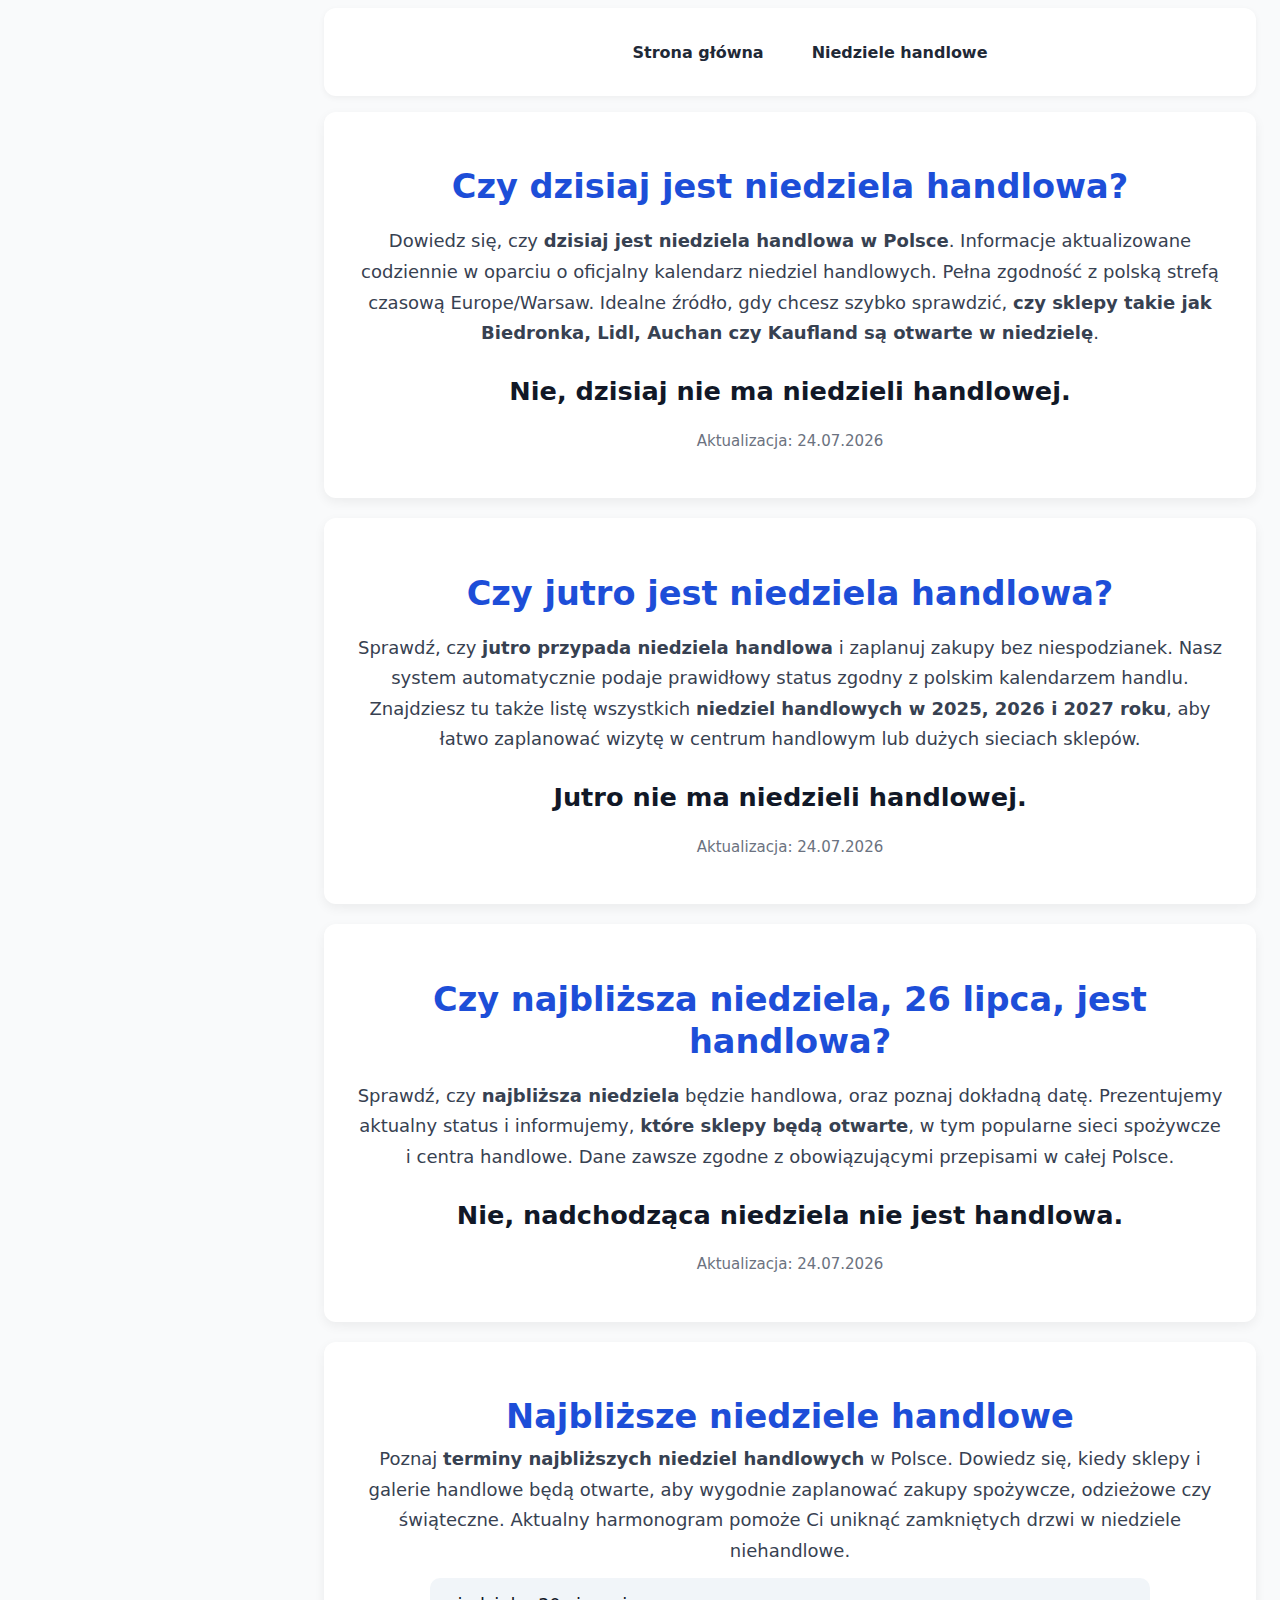
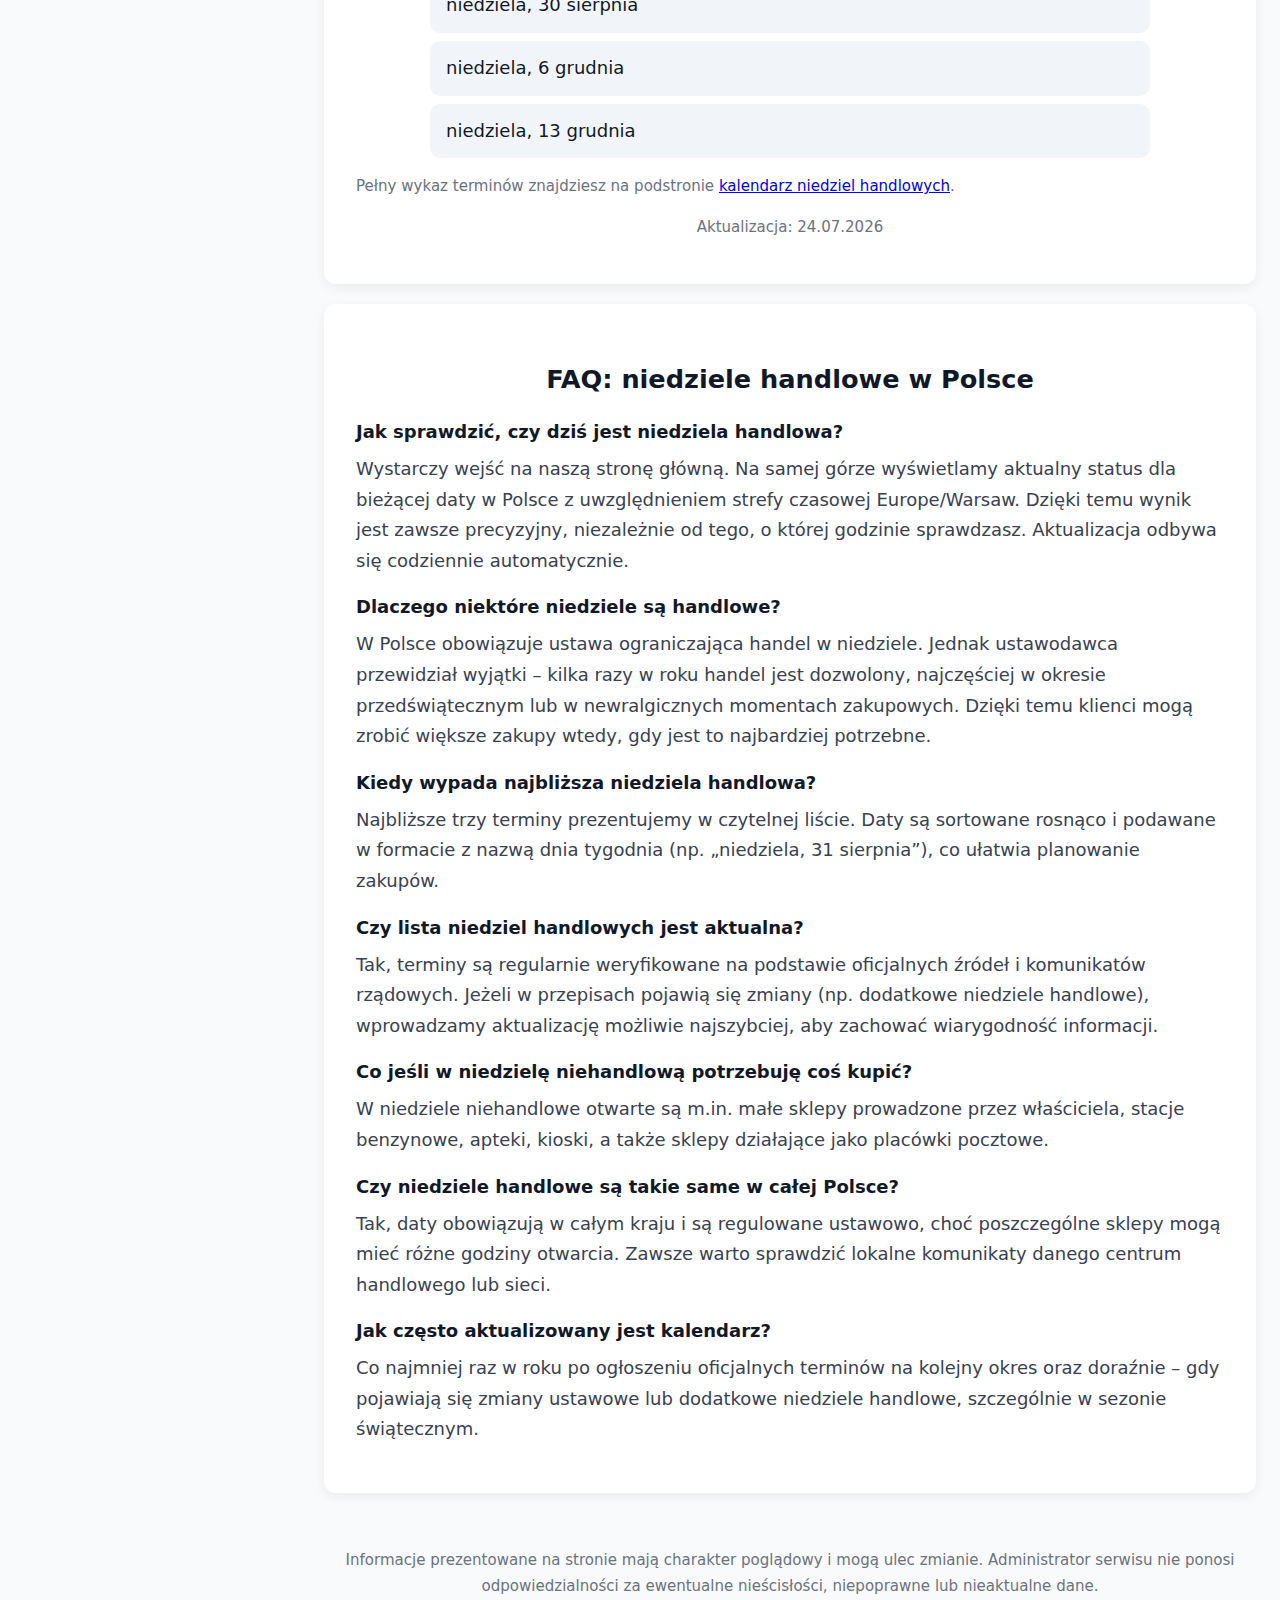
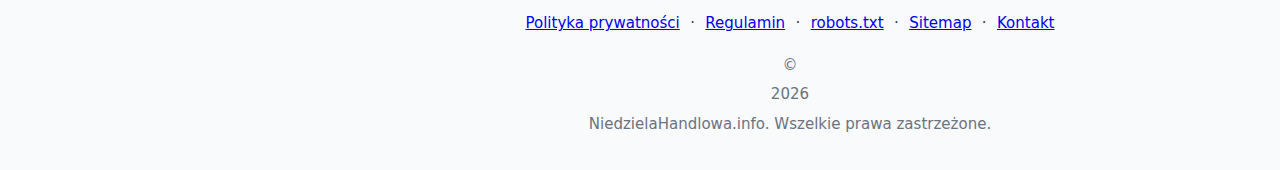
<file: index.html>
<!DOCTYPE html>
<html lang="pl-PL">
<head>
  <meta charset="UTF-8" />
  <meta name="viewport" content="width=device-width, initial-scale=1, viewport-fit=cover" />
  <meta name="theme-color" content="#ffffff">

  <title>Czy dziś jest niedziela handlowa? – NiedzielaHandlowa.info</title>
  <meta name="description" content="Czy dziś jest niedziela handlowa? Sprawdź status na dziś, jutro i najbliższą niedzielę handlową w Polsce. Natychmiastowa odpowiedź oraz lista nadchodzących terminów w jednym miejscu." />
  <meta name="keywords" content="niedziela handlowa, jest niedziela handlowa, czy niedziela jest handlowa, handlowa niedziela, kiedy handlowa niedziela, dzisiaj niedziela handlowa, czy jest dzisiaj niedziela handlowa, dzisiaj jest niedziela handlowa, czy jest dzisiaj niedziela handlowa, kiedy jest handlowa niedziela, jutro niedziela handlowa, kiedy niedziela handlowa, czy jutro niedziela handlowa, jutro jest niedziela handlowa, czy jutro jest niedziela handlowa, biedronka niedziela handlowa" />
  <meta name="author" content="NiedzielaHandlowa.info" />
  <meta name="robots" content="index,follow,max-snippet:-1,max-image-preview:large,max-video-preview:-1" />
  <meta name="google-adsense-account" content="ca-pub-4085660688523771" />

  <link rel="canonical" href="https://niedzielahandlowa.info/" />
  <link rel="alternate" hreflang="pl-PL" href="https://www.niedzielahandlowa.info/" />
  <link rel="alternate" hreflang="pl" href="https://www.niedzielahandlowa.info/" />
  <link rel="alternate" hreflang="x-default" href="https://www.niedzielahandlowa.info/" />
  <link rel="sitemap" type="application/xml" href="https://www.niedzielahandlowa.info/sitemap.xml" />

  <!-- Ikony / PWA -->
  <link rel="icon" href="/favicon.ico" sizes="any">
  <link rel="icon" href="/icon.svg" type="image/svg+xml">
  <link rel="apple-touch-icon" href="/apple-touch-icon.png">
  <link rel="manifest" href="/site.webmanifest">

  <!-- Performance hints -->
  <link rel="preconnect" href="https://pagead2.googlesyndication.com" crossorigin>
  <link rel="preconnect" href="https://googleads.g.doubleclick.net" crossorigin>

  <!-- OG -->
  <meta property="og:type" content="website" />
  <meta property="og:site_name" content="NiedzielaHandlowa.info" />
  <meta property="og:url" content="https://www.niedzielahandlowa.info/" />
  <meta property="og:title" content="Czy dziś jest niedziela handlowa?" />
  <meta property="og:description" content="Sprawdź, czy dziś, jutro i najbliższa niedziela są handlowe. Szybka odpowiedź i lista nadchodzących terminów w Polsce." />
  <meta property="og:locale" content="pl_PL" />
  <meta property="og:image" content="https://www.niedzielahandlowa.info/share.png" />
  <meta property="og:image:alt" content="Informacja: czy dziś jest niedziela handlowa" />

  <!-- Twitter -->
  <meta name="twitter:card" content="summary_large_image" />
  <meta name="twitter:title" content="Czy dziś jest niedziela handlowa?" />
  <meta name="twitter:description" content="Natychmiastowa odpowiedź: dziś, jutro i najbliższa niedziela handlowa – plus lista kolejnych terminów." />
  <meta name="twitter:image" content="https://www.niedzielahandlowa.info/share.png" />

  <!-- AdSense (wymagane) -->
  <script async src="https://pagead2.googlesyndication.com/pagead/js/adsbygoogle.js?client=ca-pub-4085660688523771" crossorigin="anonymous"></script>

  <!-- Google Consent Mode v2 (minimal default) -->
  <script>
    window.dataLayer = window.dataLayer || [];
    function gtag(){ dataLayer.push(arguments); }
    gtag('consent', 'default', {
      'ad_user_data': 'denied',
      'ad_personalization': 'denied',
      'ad_storage': 'denied',
      'analytics_storage': 'denied',
      'wait_for_update': 500
    });
  </script>

  <!-- Enzuzo -->
  <script src="https://app.enzuzo.com/scripts/cookiebar/469afd9c-787e-11f0-8d16-7780f72d2cd1"></script>

  <!-- Wspólny CSS -->
  <link rel="stylesheet" href="/assets/common.css">

  <!-- JSON-LD (statyczne jak w oryginale) -->
  <script type="application/ld+json">
  [
    { "@context":"https://schema.org","@type":"WebSite","name":"NiedzielaHandlowa.info","url":"https://www.niedzielahandlowa.info/","inLanguage":"pl-PL","potentialAction":{"@type":"SearchAction","target":"https://www.niedzielahandlowa.info/?q={search_term_string}","query-input":"required name=search_term_string"} },
    { "@context":"https://schema.org","@type":"WebPage","name":"Czy dziś jest niedziela handlowa?","url":"https://www.niedzielahandlowa.info/","isPartOf":{"@type":"WebSite","name":"NiedzielaHandlowa.info","url":"https://www.niedzielahandlowa.info/"},"about":{"@type":"Thing","name":"Niedziele handlowe w Polsce"},"inLanguage":"pl-PL" },
    { "@context":"https://schema.org","@type":"FAQPage","mainEntity":[
      { "@type":"Question","name":"Jak sprawdzić, czy dziś jest niedziela handlowa?","acceptedAnswer":{"@type":"Answer","text":"Na stronie głównej wyświetlamy aktualny status dla bieżącej daty w Polsce, uwzględniając strefę czasową Europe/Warsaw. Dzięki temu wynik jest precyzyjny niezależnie od godziny sprawdzania. Aktualizacja odbywa się automatycznie każdego dnia."}},
      { "@type":"Question","name":"Dlaczego niektóre niedziele są handlowe?","acceptedAnswer":{"@type":"Answer","text":"W Polsce obowiązuje ustawa ograniczająca handel w niedziele. Jednak ustawodawca przewidział wyjątki – kilka razy w roku handel jest dozwolony, najczęściej w okresie przedświątecznym lub w newralgicznych momentach zakupowych. Dzięki temu klienci mogą zrobić większe zakupy wtedy, gdy jest to najbardziej potrzebne."}},
      { "@type":"Question","name":"Kiedy wypada najbliższa niedziela handlowa?","acceptedAnswer":{"@type":"Answer","text":"Najbliższe trzy terminy prezentujemy w czytelnej liście. Daty są sortowane rosnąco i podawane w formacie z nazwą dnia tygodnia (np. „niedziela, 31 sierpnia”), co ułatwia planowanie zakupów."}},
      { "@type":"Question","name":"Czy lista niedziel handlowych jest aktualna?","acceptedAnswer":{"@type":"Answer","text":"Tak, terminy są regularnie weryfikowane na podstawie oficjalnych źródeł i komunikatów rządowych. Jeżeli w przepisach pojawią się zmiany (np. dodatkowe niedziele handlowe), wprowadzamy aktualizację możliwie najszybciej, aby zachować wiarygodność informacji."}},
      { "@type":"Question","name":"Co jeśli w niedzielę niehandlową potrzebuję coś kupić?","acceptedAnswer":{"@type":"Answer","text":"W niedziele niehandlowe otwarte są m.in. małe sklepy prowadzone przez właściciela, stacje benzynowe, apteki, kioski, a także sklepy działające jako placówki pocztowe."}},
      { "@type":"Question","name":"Czy niedziele handlowe są takie same w całej Polsce?","acceptedAnswer":{"@type":"Answer","text":"Tak, daty obowiązują w całym kraju i są regulowane ustawowo, choć poszczególne sklepy mogą mieć różne godziny otwarcia. Zawsze warto sprawdzić lokalne komunikaty danego centrum handlowego lub sieci."}},
      { "@type":"Question","name":"Jak często aktualizowany jest kalendarz?","acceptedAnswer":{"@type":"Answer","text":"Co najmniej raz w roku po ogłoszeniu oficjalnych terminów na kolejny okres oraz doraźnie – gdy pojawiają się zmiany ustawowe lub dodatkowe niedziele handlowe, szczególnie w sezonie świątecznym."}}
    ]}
  ]
  </script>
</head>
<body>
  <a class="skip-link" href="#content">Pomiń nawigację i przejdź do treści</a>

  <div class="page">
    <aside class="rail left" role="complementary" aria-label="Reklama - lewa kolumna">
      <div class="ad-wrapper">
        <ins class="adsbygoogle ad" data-ad-client="ca-pub-4085660688523771" data-ad-slot="1111111111" data-ad-format="auto" data-full-width-responsive="true"></ins>
      </div>
      <div class="ad-wrapper">
        <ins class="adsbygoogle ad" data-ad-client="ca-pub-4085660688523771" data-ad-slot="2222222222" data-ad-format="auto" data-full-width-responsive="true"></ins>
      </div>
    </aside>

    <div class="container">
      <header>
        <nav aria-label="Główne">
          <ul class="navbar-list">
            <li><a href="/" aria-current="page">Strona główna</a></li>
            <li><a href="/kalendarz">Niedziele handlowe</a></li>
          </ul>
        </nav>
      </header>

      <div class="ad-wrapper" aria-label="Reklama - in content 1" role="complementary">
        <ins class="adsbygoogle ad" data-ad-client="ca-pub-4085660688523771" data-ad-slot="3333333333" data-ad-format="auto" data-full-width-responsive="true"></ins>
      </div>

      <main id="content" role="main">
        <section class="card" id="todayInfo">
          <h1>Czy dzisiaj jest niedziela handlowa?</h1>
          <p class="lead">
            Dowiedz się, czy <strong>dzisiaj jest niedziela handlowa w Polsce</strong>. Informacje aktualizowane codziennie w oparciu o oficjalny kalendarz niedziel handlowych. 
            Pełna zgodność z polską strefą czasową Europe/Warsaw. Idealne źródło, gdy chcesz szybko sprawdzić, 
            <strong>czy sklepy takie jak Biedronka, Lidl, Auchan czy Kaufland są otwarte w niedzielę</strong>.
          </p>
          <h2 id="todayStatus" aria-live="polite">Ładowanie…</h2>
          <p id="lastUpdatedToday" class="lead" style="font-size:var(--step--1);color:var(--muted);"></p>
          <noscript><p style="margin-top:.5rem">Aby zobaczyć aktualny status i najbliższe terminy, włącz JavaScript.</p></noscript>
        </section>

        <div class="ad-wrapper" aria-label="Reklama - między dziś a jutro" role="complementary">
          <ins class="adsbygoogle ad" data-ad-client="ca-pub-4085660688523771" data-ad-slot="4444444444" data-ad-format="auto" data-full-width-responsive="true"></ins>
        </div>

        <section class="card" id="tomorrowInfo">
          <h1>Czy jutro jest niedziela handlowa?</h1>
          <p class="lead">
            Sprawdź, czy <strong>jutro przypada niedziela handlowa</strong> i zaplanuj zakupy bez niespodzianek. 
            Nasz system automatycznie podaje prawidłowy status zgodny z polskim kalendarzem handlu. 
            Znajdziesz tu także listę wszystkich <strong>niedziel handlowych w 2025, 2026 i 2027 roku</strong>, 
            aby łatwo zaplanować wizytę w centrum handlowym lub dużych sieciach sklepów.
          </p>
          <h2 id="tomorrowStatus" aria-live="polite">Ładowanie…</h2>
          <p id="lastUpdatedTomorrow" class="lead" style="font-size:var(--step--1);color:var(--muted);"></p>
          <noscript><p style="margin-top:.5rem">Aby zobaczyć aktualny status i najbliższe terminy, włącz JavaScript.</p></noscript>
        </section>

        <div class="ad-wrapper" aria-label="Reklama - między jutro a najbliższą niedzielą" role="complementary">
          <ins class="adsbygoogle ad" data-ad-client="ca-pub-4085660688523771" data-ad-slot="5555555556" data-ad-format="auto" data-full-width-responsive="true"></ins>
        </div>

        <section class="card" id="nearestSundayInfo">
          <h1>Czy najbliższa <span id="nearestSundayDate">ładowanie…</span>, jest handlowa?</h1>
          <p class="lead">
            Sprawdź, czy <strong>najbliższa niedziela</strong> będzie handlowa, oraz poznaj dokładną datę. 
            Prezentujemy aktualny status i informujemy, <strong>które sklepy będą otwarte</strong>, 
            w tym popularne sieci spożywcze i centra handlowe. Dane zawsze zgodne z obowiązującymi przepisami w całej Polsce.
          </p>
          <h2 id="nearestSundayStatus" aria-live="polite">Ładowanie…</h2>
          <p id="lastUpdatedNearest" class="lead" style="font-size:var(--step--1);color:var(--muted);"></p>
          <noscript><p style="margin-top:.5rem">Aby zobaczyć aktualny status i najbliższe terminy, włącz JavaScript.</p></noscript>
        </section>

        <div class="ad-wrapper" aria-label="Reklama - in content 3" role="complementary">
          <ins class="adsbygoogle ad" data-ad-client="ca-pub-4085660688523771" data-ad-slot="5555555555" data-ad-format="auto" data-full-width-responsive="true"></ins>
        </div>

        <section class="card" id="upcomingSundays">
          <h1>Najbliższe niedziele handlowe</h1>
          <p class="lead" style="margin-top:-.25rem">
            Poznaj <strong>terminy najbliższych niedziel handlowych</strong> w Polsce. 
            Dowiedz się, kiedy sklepy i galerie handlowe będą otwarte, aby wygodnie zaplanować zakupy spożywcze, odzieżowe czy świąteczne. 
            Aktualny harmonogram pomoże Ci uniknąć zamkniętych drzwi w niedziele niehandlowe.
          </p>
          <ul id="list" class="unstyled" aria-label="Lista najbliższych niedziel handlowych"></ul>
          <p style="margin-top:1rem;color:var(--muted);font-size:var(--step--1);">
            Pełny wykaz terminów znajdziesz na podstronie <a href="/kalendarz">kalendarz niedziel handlowych</a>.
          </p>
          <p id="lastUpdatedUpcoming" class="lead" style="font-size:var(--step--1);color:var(--muted);"></p>
          <noscript><p style="margin-top:.5rem">Aby zobaczyć aktualny status i najbliższe terminy, włącz JavaScript.</p></noscript>
        </section>

        <section class="card faq" id="faq">
          <h2>FAQ: niedziele handlowe w Polsce</h2>
          <!-- (treść FAQ bez zmian) -->
          <dl>
            <dt>Jak sprawdzić, czy dziś jest niedziela handlowa?</dt>
            <dd>Wystarczy wejść na naszą stronę główną. Na samej górze wyświetlamy aktualny status dla bieżącej daty w Polsce z uwzględnieniem strefy czasowej Europe/Warsaw. Dzięki temu wynik jest zawsze precyzyjny, niezależnie od tego, o której godzinie sprawdzasz. Aktualizacja odbywa się codziennie automatycznie.</dd>

            <dt>Dlaczego niektóre niedziele są handlowe?</dt>
            <dd>W Polsce obowiązuje ustawa ograniczająca handel w niedziele. Jednak ustawodawca przewidział wyjątki – kilka razy w roku handel jest dozwolony, najczęściej w okresie przedświątecznym lub w newralgicznych momentach zakupowych. Dzięki temu klienci mogą zrobić większe zakupy wtedy, gdy jest to najbardziej potrzebne.</dd>

            <dt>Kiedy wypada najbliższa niedziela handlowa?</dt>
            <dd>Najbliższe trzy terminy prezentujemy w czytelnej liście. Daty są sortowane rosnąco i podawane w formacie z nazwą dnia tygodnia (np. „niedziela, 31 sierpnia”), co ułatwia planowanie zakupów.</dd>

            <dt>Czy lista niedziel handlowych jest aktualna?</dt>
            <dd>Tak, terminy są regularnie weryfikowane na podstawie oficjalnych źródeł i komunikatów rządowych. Jeżeli w przepisach pojawią się zmiany (np. dodatkowe niedziele handlowe), wprowadzamy aktualizację możliwie najszybciej, aby zachować wiarygodność informacji.</dd>

            <dt>Co jeśli w niedzielę niehandlową potrzebuję coś kupić?</dt>
            <dd>W niedziele niehandlowe otwarte są m.in. małe sklepy prowadzone przez właściciela, stacje benzynowe, apteki, kioski, a także sklepy działające jako placówki pocztowe.</dd>

            <dt>Czy niedziele handlowe są takie same w całej Polsce?</dt>
            <dd>Tak, daty obowiązują w całym kraju i są regulowane ustawowo, choć poszczególne sklepy mogą mieć różne godziny otwarcia. Zawsze warto sprawdzić lokalne komunikaty danego centrum handlowego lub sieci.</dd>

            <dt>Jak często aktualizowany jest kalendarz?</dt>
            <dd>Co najmniej raz w roku po ogłoszeniu oficjalnych terminów na kolejny okres oraz doraźnie – gdy pojawiają się zmiany ustawowe lub dodatkowe niedziele handlowe, szczególnie w sezonie świątecznym.</dd>
          </dl>
        </section>
      </main>

      <footer>
        <p style="margin-bottom:0.5rem; font-size:var(--step--1); color: var(--muted);">
          Informacje prezentowane na stronie mają charakter poglądowy i mogą ulec zmianie.
          Administrator serwisu nie ponosi odpowiedzialności za ewentualne nieścisłości, niepoprawne lub nieaktualne dane.
        </p>
        <nav aria-label="Stopka — ważne linki" class="lead" style="font-size:var(--step--1);">
          <a href="/privacy.html">Polityka prywatności</a> ·
          <a href="/tos.html">Regulamin</a> ·
          <a href="/robots.txt" rel="nofollow">robots.txt</a> ·
          <a href="/sitemap.xml">Sitemap</a> ·
          <a href="mailto:lazabawastudios@gmail.com">Kontakt</a>
        </nav>
        &copy; <span id="year"></span> NiedzielaHandlowa.info. Wszelkie prawa zastrzeżone.
      </footer>
    </div>

    <aside class="rail right" role="complementary" aria-label="Reklama - prawa kolumna">
      <div class="ad-wrapper">
        <ins class="adsbygoogle ad" data-ad-client="ca-pub-4085660688523771" data-ad-slot="6666666666" data-ad-format="auto" data-full-width-responsive="true"></ins>
      </div>
      <div class="ad-wrapper">
        <ins class="adsbygoogle ad" data-ad-client="ca-pub-4085660688523771" data-ad-slot="7777777777" data-ad-format="auto" data-full-width-responsive="true"></ins>
      </div>
    </aside>
  </div>

  <!-- Wspólny JS -->
  <script src="/assets/common.js"></script>
</body>
</html>
</file>
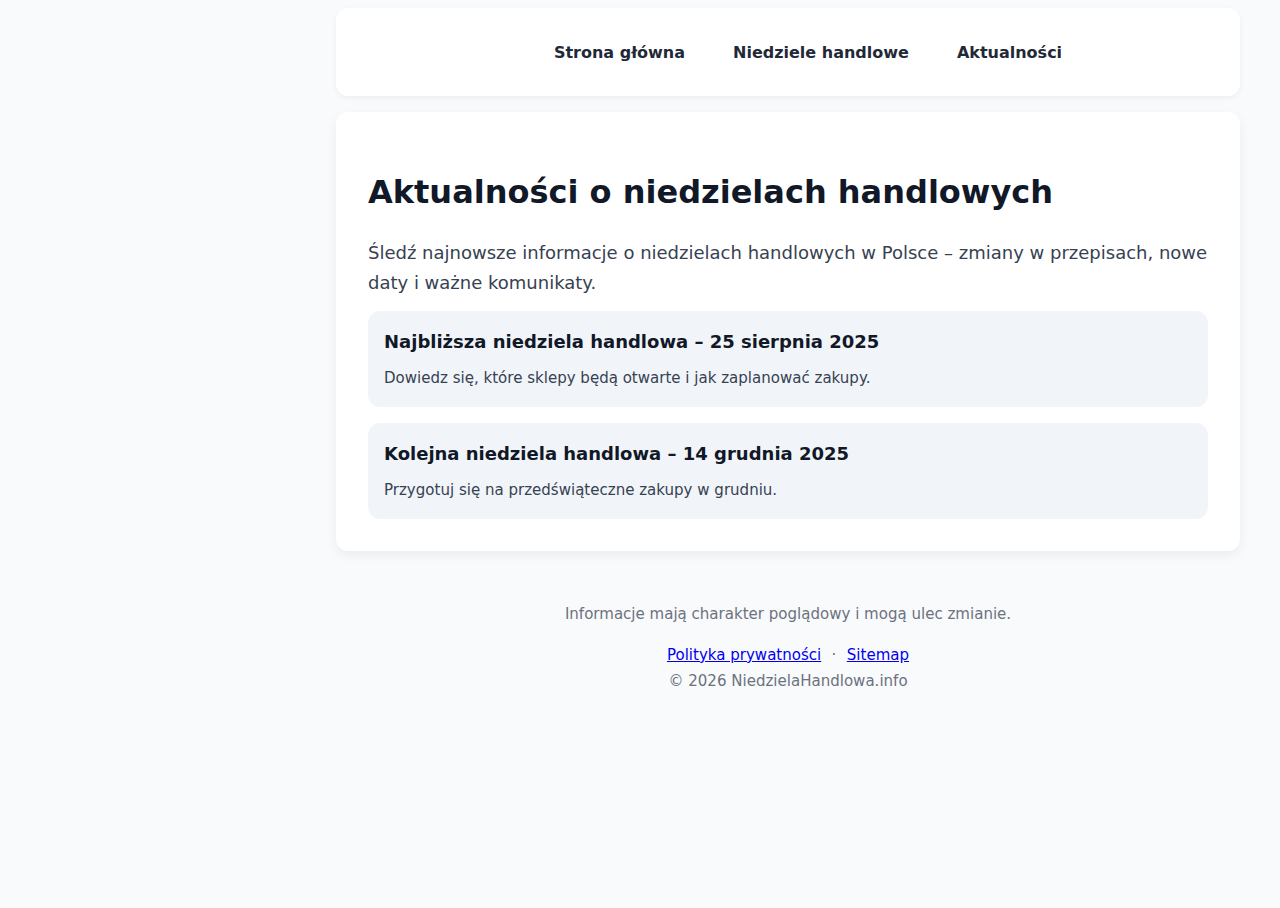
<file: aktualnosci/index.html>
<!DOCTYPE html>
<html lang="pl-PL">
<head>
  <meta charset="UTF-8" />
  <meta name="viewport" content="width=device-width, initial-scale=1, viewport-fit=cover" />
  <meta name="theme-color" content="#ffffff">

  <title>Aktualności – NiedzielaHandlowa.info</title>
  <meta name="description" content="Aktualności o niedzielach handlowych w Polsce. Sprawdź najnowsze informacje, zmiany w przepisach i nadchodzące terminy." />
  <meta name="keywords" content="niedziela handlowa, aktualności, wiadomości, kalendarz niedziel handlowych" />
  <meta name="author" content="NiedzielaHandlowa.info" />
  <meta name="robots" content="index,follow" />

  <link rel="canonical" href="https://niedzielahandlowa.info/aktualnosci/" />

  <link rel="icon" href="/favicon.ico" sizes="any">
  <link rel="icon" href="/icon.svg" type="image/svg+xml">
  <link rel="apple-touch-icon" href="/apple-touch-icon.png">
  <link rel="manifest" href="/site.webmanifest">

  <style>
    :root{
      --step--1: clamp(0.85rem, 0.82rem + 0.15vw, 0.95rem);
      --step-0: clamp(1rem, 0.96rem + 0.3vw, 1.125rem);
      --step-1: clamp(1.25rem, 1.1rem + 0.9vw, 1.6rem);
      --step-2: clamp(1.6rem, 1.3rem + 1.6vw, 2.1rem);
      --radius: 12px;
      --shadow-1: 0 2px 6px rgba(0,0,0,.05);
      --shadow-2: 0 4px 12px rgba(0,0,0,.06);
      --bg: #f9fafb;
      --card: #ffffff;
      --text: #111827;
      --muted: #6b7280;
      --muted-2: #374151;
      --brand: #1d4ed8;
      --pill: #f1f5f9;
      --link: #1f2937;
    }

    * { box-sizing: border-box; }
    html, body { height: 100%; }
    body {
      font-family: system-ui, -apple-system, 'Segoe UI', Roboto, sans-serif;
      background: var(--bg);
      color: var(--text);
      line-height: 1.7;
      padding: env(safe-area-inset-top) 1rem env(safe-area-inset-bottom);
    }

    .page { display: grid; grid-template-columns: minmax(0,1fr); gap: 16px; max-width: 1400px; margin: 0 auto; }
    .container { max-width: 960px; margin: 0 auto; padding-inline: clamp(0.5rem, 2vw, 1rem); }
    header { margin-bottom: 1rem; }

    nav[aria-label="Główne"] { background: var(--card); border-radius: var(--radius); box-shadow: var(--shadow-1); padding: 0.9rem clamp(1rem, 2vw, 2rem); }
    .navbar-list { display:flex; justify-content:center; list-style:none; gap: clamp(.75rem, 2vw, 2rem); flex-wrap: wrap; }
    .navbar-list a { text-decoration:none; color: var(--link); font-weight:600; padding:.35rem .7rem; border-radius:8px; }
    .navbar-list a:hover { background: rgba(125,125,125,.08); }

    .card { background: var(--card); border-radius: var(--radius); box-shadow: var(--shadow-2); padding: clamp(1rem, 2.5vw, 2rem); margin-bottom: 1rem; }
    .card h1, .card h2 { margin-bottom: .75rem; }
    .lead { color: var(--muted-2); margin-bottom: .75rem; font-size: var(--step-0); }

    .news-list { display: grid; gap: 1rem; }
    .news-item { padding: 1rem; border-radius: var(--radius); background: var(--pill); }
    .news-item h3 { margin: 0 0 .5rem; font-size: var(--step-0); }
    .news-item p { margin: 0; font-size: var(--step--1); color: var(--muted-2); }

    footer { text-align: center; font-size: var(--step--1); color: var(--muted); padding: 1.25rem 0 2rem; }
    footer nav a { margin: 0 .35rem; }

    @media (min-width: 1200px){ .page { grid-template-columns: 280px minmax(0, 960px); } }
    @media (min-width: 1440px){ .page { grid-template-columns: 300px minmax(0, 960px) 300px; } }
  </style>
</head>
<body>
  <div class="page">
    <aside class="rail left"></aside>

    <div class="container">
      <header>
        <nav aria-label="Główne">
          <ul class="navbar-list">
            <li><a href="/">Strona główna</a></li>
            <li><a href="/kalendarz">Niedziele handlowe</a></li>
            <li><a href="/aktualnosci" aria-current="page">Aktualności</a></li>
          </ul>
        </nav>
      </header>

      <main id="content" role="main">
        <section class="card">
          <h1>Aktualności o niedzielach handlowych</h1>
          <p class="lead">Śledź najnowsze informacje o niedzielach handlowych w Polsce – zmiany w przepisach, nowe daty i ważne komunikaty.</p>
          
          <div class="news-list">
            <article class="news-item">
              <h3>Najbliższa niedziela handlowa – 25 sierpnia 2025</h3>
              <p>Dowiedz się, które sklepy będą otwarte i jak zaplanować zakupy.</p>
            </article>
            <article class="news-item">
              <h3>Kolejna niedziela handlowa – 14 grudnia 2025</h3>
              <p>Przygotuj się na przedświąteczne zakupy w grudniu.</p>
            </article>
          </div>
        </section>
      </main>

      <footer>
        <p>Informacje mają charakter poglądowy i mogą ulec zmianie.</p>
        <nav>
          <a href="/privacy.html">Polityka prywatności</a> ·
          <a href="/sitemap.xml">Sitemap</a>
        </nav>
        &copy; <span id="year"></span> NiedzielaHandlowa.info
      </footer>
    </div>

    <aside class="rail right"></aside>
  </div>

  <script>
    document.getElementById('year').textContent = new Date().getFullYear();
  </script>
</body>
</html>
</file>
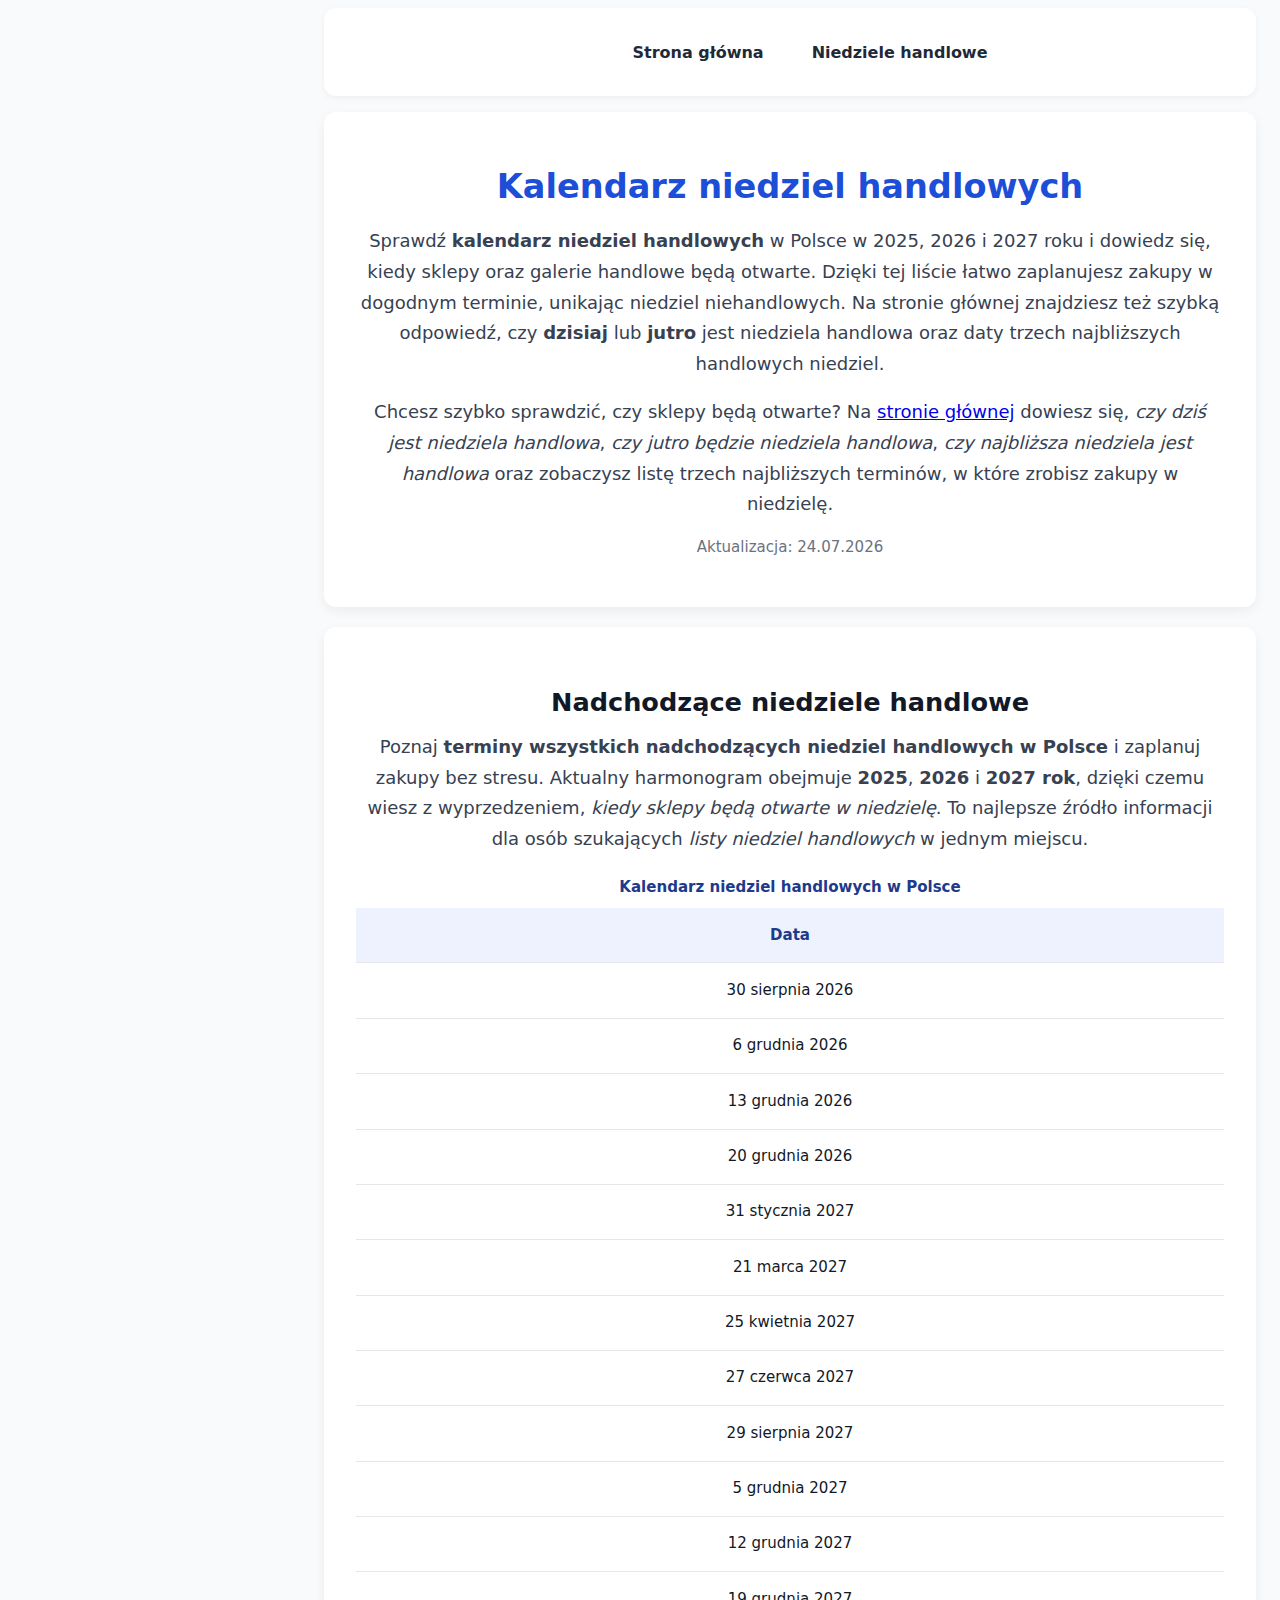
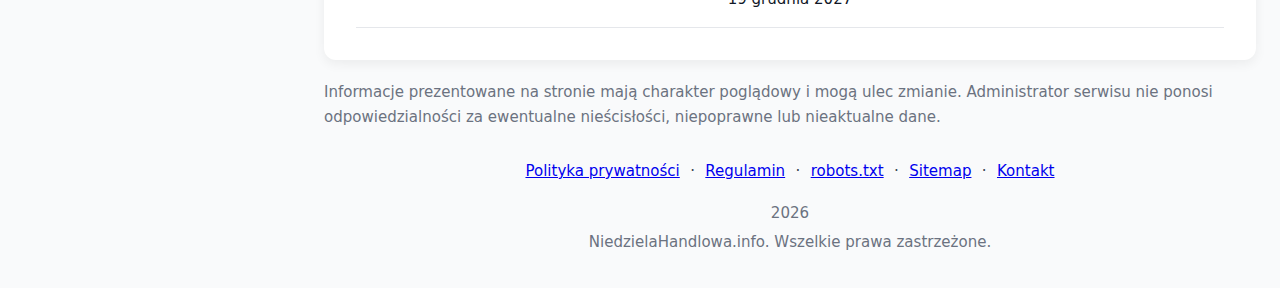
<file: kalendarz/index.html>
<!DOCTYPE html>
<html lang="pl-PL">
<head>
  <meta charset="UTF-8" />
  <meta name="viewport" content="width=device-width, initial-scale=1, viewport-fit=cover" />
  <meta name="theme-color" content="#ffffff">

  <title>Kalendarz niedziel handlowych – NiedzielaHandlowa.info</title>
  <meta name="description" content="Kalendarz niedziel handlowych w Polsce – zobacz nadchodzące daty i zaplanuj zakupy. Prosta, aktualna lista tylko przyszłych terminów." />
  <meta name="keywords" content="kalendarz niedziel handlowych, kiedy niedziela handlowa, daty niedziel handlowych, nadchodzące niedziele handlowe, harmonogram niedziel handlowych" />
  <meta name="author" content="NiedzielaHandlowa.info" />
  <meta name="robots" content="index,follow,max-snippet:-1,max-image-preview:large,max-video-preview:-1" />
  <meta name="google-adsense-account" content="ca-pub-4085660688523771" />

  <link rel="canonical" href="https://niedzielahandlowa.info/kalendarz" />
  <link rel="alternate" hreflang="pl-PL" href="https://www.niedzielahandlowa.info/kalendarz" />
  <link rel="alternate" hreflang="pl" href="https://www.niedzielahandlowa.info/kalendarz" />
  <link rel="alternate" hreflang="x-default" href="https://www.niedzielahandlowa.info/kalendarz" />
  <link rel="sitemap" type="application/xml" href="https://www.niedzielahandlowa.info/sitemap.xml" />

  <link rel="icon" href="/favicon.ico" sizes="any">
  <link rel="icon" href="/icon.svg" type="image/svg+xml">
  <link rel="apple-touch-icon" href="/apple-touch-icon.png">
  <link rel="manifest" href="/site.webmanifest">

  <link rel="preconnect" href="https://pagead2.googlesyndication.com" crossorigin>
  <link rel="preconnect" href="https://googleads.g.doubleclick.net" crossorigin>

  <!-- OG/Twitter -->
  <meta property="og:type" content="website" />
  <meta property="og:site_name" content="NiedzielaHandlowa.info" />
  <meta property="og:url" content="https://www.niedzielahandlowa.info/kalendarz" />
  <meta property="og:title" content="Kalendarz niedziel handlowych" />
  <meta property="og:description" content="Zobacz tylko przyszłe niedziele handlowe w Polsce." />
  <meta property="og:locale" content="pl_PL" />
  <meta property="og:image" content="https://www.niedzielahandlowa.info/share.png" />
  <meta property="og:image:alt" content="Kalendarz niedziel handlowych w Polsce" />
  <meta name="twitter:card" content="summary_large_image" />
  <meta name="twitter:title" content="Kalendarz niedziel handlowych" />
  <meta name="twitter:description" content="Zobacz tylko przyszłe niedziele handlowe w Polsce." />
  <meta name="twitter:image" content="https://www.niedzielahandlowa.info/share.png" />

  <!-- AdSense -->
  <script async src="https://pagead2.googlesyndication.com/pagead/js/adsbygoogle.js?client=ca-pub-4085660688523771" crossorigin="anonymous"></script>

  <!-- Google Consent Mode v2 (minimal) -->
  <script>
    window.dataLayer = window.dataLayer || [];
    function gtag(){ dataLayer.push(arguments); }
    gtag('consent', 'default', {
      'ad_user_data': 'denied',
      'ad_personalization': 'denied',
      'ad_storage': 'denied',
      'analytics_storage': 'denied',
      'wait_for_update': 500
    });
  </script>

  <!-- Enzuzo -->
  <script src="https://app.enzuzo.com/scripts/cookiebar/469afd9c-787e-11f0-8d16-7780f72d2cd1"></script>

  <!-- Wspólny CSS -->
  <link rel="stylesheet" href="/assets/common.css">

  <!-- JSON-LD (statyczne jak w oryginale) -->
  <script type="application/ld+json">
  [
    { "@context":"https://schema.org","@type":"WebSite","name":"NiedzielaHandlowa.info","url":"https://www.niedzielahandlowa.info/","inLanguage":"pl-PL","potentialAction":{"@type":"SearchAction","target":"https://www.niedzielahandlowa.info/?q={search_term_string}","query-input":"required name=search_term_string"} },
    { "@context":"https://schema.org","@type":"WebPage","name":"Kalendarz niedziel handlowych","url":"https://www.niedzielahandlowa.info/kalendarz","isPartOf":{"@type":"WebSite","name":"NiedzielaHandlowa.info","url":"https://www.niedzielahandlowa.info/"},"inLanguage":"pl-PL" },
    { "@context":"https://schema.org","@type":"BreadcrumbList","itemListElement":[
      {"@type":"ListItem","position":1,"name":"Strona główna","item":"https://www.niedzielahandlowa.info/"},
      {"@type":"ListItem","position":2,"name":"Kalendarz","item":"https://www.niedzielahandlowa.info/kalendarz"}
    ]}
  ]
  </script>
</head>
<body>
  <a class="skip-link" href="#content">Pomiń nawigację i przejdź do treści</a>

  <div class="page">
    <aside class="rail left" role="complementary" aria-label="Reklama - lewa kolumna">
      <div class="ad-wrapper">
        <ins class="adsbygoogle ad" data-ad-client="ca-pub-4085660688523771" data-ad-slot="1111111111" data-ad-format="auto" data-full-width-responsive="true"></ins>
      </div>
      <div class="ad-wrapper">
        <ins class="adsbygoogle ad" data-ad-client="ca-pub-4085660688523771" data-ad-slot="2222222222" data-ad-format="auto" data-full-width-responsive="true"></ins>
      </div>
    </aside>

    <div class="container">
      <header>
        <nav aria-label="Główne">
          <ul class="navbar-list">
            <li><a href="/">Strona główna</a></li>
            <li><a href="/kalendarz" aria-current="page">Niedziele handlowe</a></li>
          </ul>
        </nav>
      </header>

      <div class="ad-wrapper" aria-label="Reklama - in content 1" role="complementary">
        <ins class="adsbygoogle ad" data-ad-client="ca-pub-4085660688523771" data-ad-slot="3333333333" data-ad-format="auto" data-full-width-responsive="true"></ins>
      </div>

      <main id="content" role="main">
        <section class="card center" id="calendarIntro">
          <h1>Kalendarz niedziel handlowych</h1>
          <p class="lead">
            Sprawdź <strong>kalendarz niedziel handlowych</strong> w Polsce w 2025, 2026 i 2027 roku i dowiedz się, kiedy sklepy oraz galerie handlowe będą otwarte. 
            Dzięki tej liście łatwo zaplanujesz zakupy w dogodnym terminie, unikając niedziel niehandlowych. 
            Na stronie głównej znajdziesz też szybką odpowiedź, czy <strong>dzisiaj</strong> lub <strong>jutro</strong> jest niedziela handlowa oraz daty trzech najbliższych handlowych niedziel.
          </p>

          <p class="lead">
            Chcesz szybko sprawdzić, czy sklepy będą otwarte? Na 
            <a href="/" aria-label="Strona główna – czy dziś jest niedziela handlowa">stronie głównej</a> 
            dowiesz się, <em>czy dziś jest niedziela handlowa</em>, 
            <em>czy jutro będzie niedziela handlowa</em>, 
            <em>czy najbliższa niedziela jest handlowa</em> 
            oraz zobaczysz listę trzech najbliższych terminów, 
            w które zrobisz zakupy w niedzielę.
          </p>
          <p class="lead-small" id="lastUpdated"></p>
        </section>

        <div class="ad-wrapper" aria-label="Reklama - in content 2" role="complementary">
          <ins class="adsbygoogle ad" data-ad-client="ca-pub-4085660688523771" data-ad-slot="4444444444" data-ad-format="auto" data-full-width-responsive="true"></ins>
        </div>

        <section class="card center" id="calendarTableSection">
          <h2>Nadchodzące niedziele handlowe</h2>
          <p class="lead" style="margin-top:-.25rem">
            Poznaj <strong>terminy wszystkich nadchodzących niedziel handlowych w Polsce</strong> i zaplanuj zakupy bez stresu. 
            Aktualny harmonogram obejmuje <strong>2025</strong>, <strong>2026</strong> i <strong>2027 rok</strong>, 
            dzięki czemu wiesz z wyprzedzeniem, <em>kiedy sklepy będą otwarte w niedzielę</em>. 
            To najlepsze źródło informacji dla osób szukających <em>listy niedziel handlowych</em> w jednym miejscu.
          </p>
          <div class="table-wrap">
            <table aria-describedby="calendarIntro">
              <caption>Kalendarz niedziel handlowych w Polsce</caption>
              <thead>
                <tr>
                  <th scope="col">Data</th>
                </tr>
              </thead>
              <tbody id="calendarTableBody"></tbody>
            </table>
          </div>
          <p id="emptyState" class="lead-small" style="display:none;">
            Brak nadchodzących niedziel handlowych.
          </p>
        </section>

        <div class="ad-wrapper" aria-label="Reklama - in content 3" role="complementary">
          <ins class="adsbygoogle ad" data-ad-client="ca-pub-4085660688523771" data-ad-slot="5555555555" data-ad-format="auto" data-full-width-responsive="true"></ins>
        </div>
      </main>

      <p style="margin-bottom:0.5rem; font-size:var(--step--1); color:var(--muted);">
        Informacje prezentowane na stronie mają charakter poglądowy i mogą ulec zmianie.
        Administrator serwisu nie ponosi odpowiedzialności za ewentualne nieścisłości, niepoprawne lub nieaktualne dane.
      </p>
      <footer class="center" style="display:grid; gap:.25rem;">
        <nav aria-label="Stopka — ważne linki" class="lead" style="font-size:var(--step--1);">
          <a href="/privacy.html">Polityka prywatności</a> ·
          <a href="/tos.html">Regulamin</a> ·
          <a href="/robots.txt" rel="nofollow">robots.txt</a> ·
          <a href="/sitemap.xml">Sitemap</a> ·
          <a href="mailto:lazabawastudios@gmail.com">Kontakt</a>
        </nav><span id="year"></span> NiedzielaHandlowa.info. Wszelkie prawa zastrzeżone.
      </footer>
    </div>

    <aside class="rail right" role="complementary" aria-label="Reklama - prawa kolumna">
      <div class="ad-wrapper">
        <ins class="adsbygoogle ad" data-ad-client="ca-pub-4085660688523771" data-ad-slot="6666666666" data-ad-format="auto" data-full-width-responsive="true"></ins>
      </div>
      <div class="ad-wrapper">
        <ins class="adsbygoogle ad" data-ad-client="ca-pub-4085660688523771" data-ad-slot="7777777777" data-ad-format="auto" data-full-width-responsive="true"></ins>
      </div>
    </aside>
  </div>

  <!-- Wspólny JS -->
  <script src="/assets/common.js"></script>
</body>
</html>
</file>
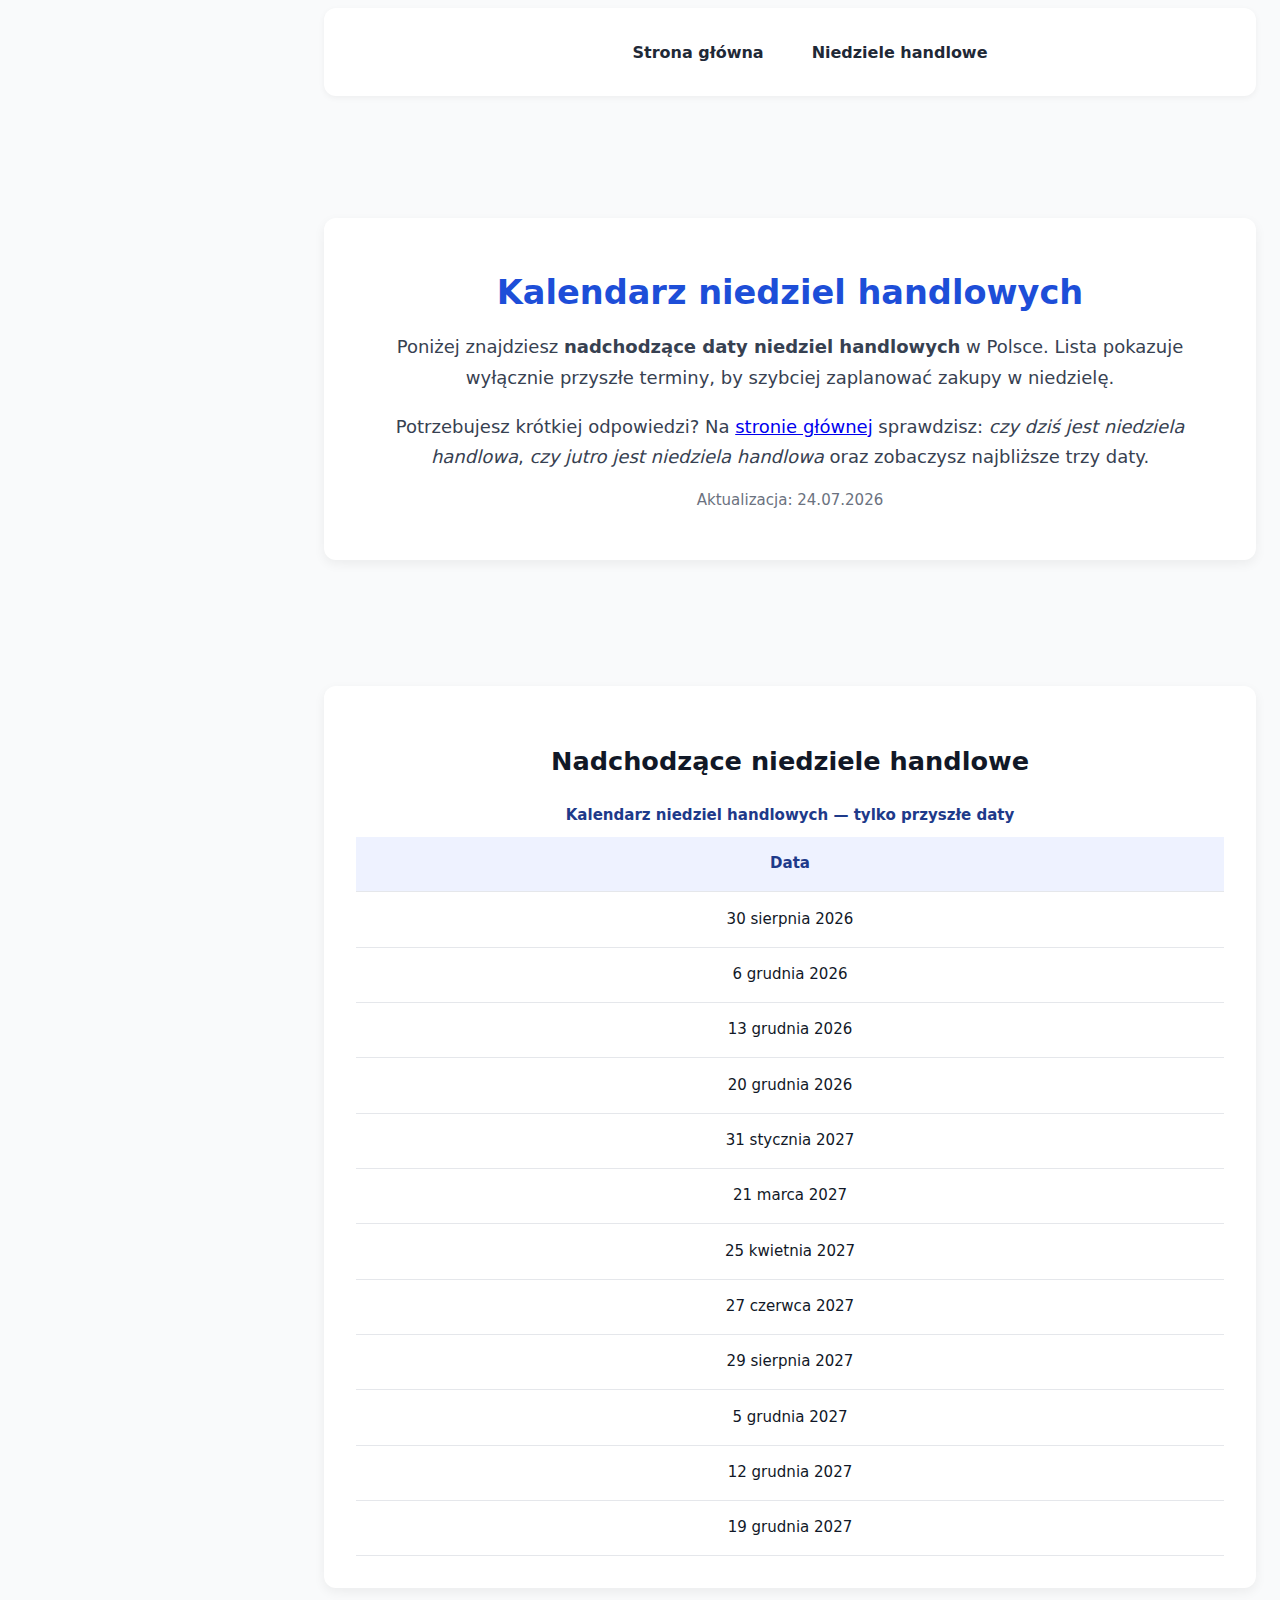
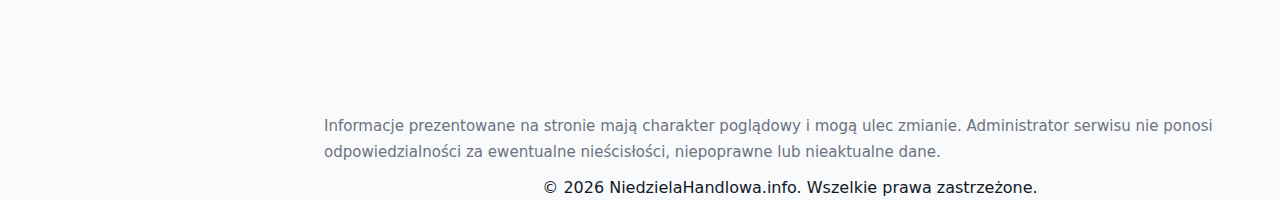
<file: kalendarz.html>
<!DOCTYPE html>
<html lang="pl-PL">
<head>
  <meta charset="UTF-8" />
  <meta name="viewport" content="width=device-width, initial-scale=1, viewport-fit=cover" />
  <meta name="theme-color" content="#ffffff">

  <title>Kalendarz niedziel handlowych – NiedzielaHandlowa.info</title>
  <meta name="description" content="Kalendarz niedziel handlowych w Polsce – zobacz nadchodzące daty i zaplanuj zakupy. Prosta, aktualna lista tylko przyszłych terminów." />
  <meta name="keywords" content="kalendarz niedziel handlowych, kiedy niedziela handlowa, daty niedziel handlowych, nadchodzące niedziele handlowe, harmonogram niedziel handlowych" />
  <meta name="author" content="NiedzielaHandlowa.info" />
  <meta name="robots" content="index,follow,max-snippet:-1,max-image-preview:large,max-video-preview:-1" />
  <meta name="google-adsense-account" content="ca-pub-4085660688523771" />

  <link rel="canonical" href="https://www.niedzielahandlowa.info/kalendarz" />
  <link rel="alternate" hreflang="pl-PL" href="https://www.niedzielahandlowa.info/kalendarz" />
  <link rel="alternate" hreflang="pl" href="https://www.niedzielahandlowa.info/kalendarz" />
  <link rel="alternate" hreflang="x-default" href="https://www.niedzielahandlowa.info/kalendarz" />
  <link rel="sitemap" type="application/xml" href="https://www.niedzielahandlowa.info/sitemap.xml" />

  <!-- Performance -->
  <link rel="preconnect" href="https://pagead2.googlesyndication.com" crossorigin>
  <link rel="preconnect" href="https://googleads.g.doubleclick.net" crossorigin>

  <!-- OG/Twitter -->
  <meta property="og:type" content="website" />
  <meta property="og:site_name" content="NiedzielaHandlowa.info" />
  <meta property="og:url" content="https://www.niedzielahandlowa.info/kalendarz" />
  <meta property="og:title" content="Kalendarz niedziel handlowych" />
  <meta property="og:description" content="Zobacz tylko przyszłe niedziele handlowe w Polsce." />
  <meta property="og:locale" content="pl_PL" />
  <meta name="twitter:card" content="summary" />
  <meta name="twitter:title" content="Kalendarz niedziel handlowych" />
  <meta name="twitter:description" content="Zobacz tylko przyszłe niedziele handlowe w Polsce." />

  <!-- AdSense -->
  <script async src="https://pagead2.googlesyndication.com/pagead/js/adsbygoogle.js?client=ca-pub-4085660688523771" crossorigin="anonymous"></script>

  <style>
    :root{
      --step--1: clamp(0.85rem, 0.82rem + 0.15vw, 0.95rem);
      --step-0: clamp(1rem, 0.96rem + 0.3vw, 1.125rem);
      --step-1: clamp(1.25rem, 1.1rem + 0.9vw, 1.6rem);
      --step-2: clamp(1.6rem, 1.3rem + 1.6vw, 2.1rem);
      --radius: 12px;
      --shadow-1: 0 2px 6px rgba(0,0,0,.05);
      --shadow-2: 0 4px 12px rgba(0,0,0,.06);
      --bg: #f9fafb; --card: #ffffff; --text: #111827; --muted: #6b7280; --muted-2: #374151;
      --brand: #1d4ed8; --pill: #f1f5f9; --link: #1f2937;
    }
    *{box-sizing:border-box} html,body{height:100%}
    body{font-family:system-ui,-apple-system,'Segoe UI',Roboto,sans-serif;background:var(--bg);color:var(--text);line-height:1.7;padding:env(safe-area-inset-top) 1rem env(safe-area-inset-bottom)}
    .page{display:grid;grid-template-columns:minmax(0,1fr);gap:16px;align-items:start;max-width:1400px;margin:0 auto;width:100%}
    .container{max-width:960px;width:100%;margin:0 auto;padding-inline:clamp(.5rem,2vw,1rem)}
    header{margin-bottom:1rem}
    nav[aria-label="Główne"]{background:var(--card);border-radius:var(--radius);box-shadow:var(--shadow-1);padding:.9rem clamp(1rem,2vw,2rem)}
    .navbar-list{display:flex;justify-content:center;flex-wrap:wrap;list-style:none;gap:clamp(.75rem,2vw,2rem)}
    .navbar-list a{text-decoration:none;color:var(--link);font-weight:600;padding:.35rem .7rem;border-radius:8px;transition:background-color .2s ease}
    .navbar-list a:hover{background:rgba(125,125,125,.08)}

    .card{background:var(--card);border-radius:var(--radius);box-shadow:var(--shadow-2);padding:clamp(1rem,2.5vw,2rem);margin-bottom:1rem}
    .center{text-align:center}
    .card h1{font-size:var(--step-2);color:var(--brand);margin-bottom:.6rem;line-height:1.25;text-align:center}
    .card h2{font-size:var(--step-1);color:var(--text);margin-bottom:.75rem;text-align:center}
    .lead{color:var(--muted-2);margin-bottom:.75rem;font-size:var(--step-0);text-align:center}
    .lead-small{color:var(--muted);font-size:var(--step--1);text-align:center}

    /* Tabela – wszystko wyśrodkowane */
    .table-wrap{overflow-x:auto;-webkit-overflow-scrolling:touch}
    table{width:100%;border-collapse:collapse;font-size:var(--step--1)}
    caption{caption-side:top;padding:.5rem 0;font-weight:700;color:#1e3a8a}
    thead th{
      text-align:center; background:#eef2ff; color:#1e3a8a;
      position:sticky; top:0; z-index:1;
    }
    th,td{padding:.9rem;border-bottom:1px solid #e5e7eb;text-align:center}

    /* Reklamy */
    .ad{display:block;margin:12px auto;min-height:90px}
    .ad-wrapper{text-align:center;margin:0 0 1rem 0}

    /* Raile */
    .rail{display:none;position:relative;padding-top:.25rem}
    .rail .ad{min-height:250px;width:100%;max-width:300px;margin:0 auto 16px}

    /* Breakpoints */
    @media (min-width:768px){.container{padding-inline:clamp(1rem,3vw,2rem)}.card{margin-bottom:1.25rem}}
    @media (min-width:1024px){.container{max-width:1000px}}
    @media (min-width:1200px){.page{grid-template-columns:280px minmax(0,960px);gap:20px}.rail.left{display:block}.container{padding-inline:0}}
    @media (min-width:1440px){.page{grid-template-columns:300px minmax(0,960px) 300px}.rail.right{display:block}}
  </style>

  <!-- Structured data (statyczne) -->
  <script type="application/ld+json">
  [
    {
      "@context":"https://schema.org",
      "@type":"WebSite",
      "name":"NiedzielaHandlowa.info",
      "url":"https://www.niedzielahandlowa.info/",
      "inLanguage":"pl-PL",
      "potentialAction":{
        "@type":"SearchAction",
        "target":"https://www.niedzielahandlowa.info/?q={search_term_string}",
        "query-input":"required name=search_term_string"
      }
    },
    {
      "@context":"https://schema.org",
      "@type":"WebPage",
      "name":"Kalendarz niedziel handlowych",
      "url":"https://www.niedzielahandlowa.info/kalendarz",
      "isPartOf":{"@type":"WebSite","name":"NiedzielaHandlowa.info","url":"https://www.niedzielahandlowa.info/"},
      "inLanguage":"pl-PL"
    },
    {
      "@context":"https://schema.org",
      "@type":"BreadcrumbList",
      "itemListElement":[
        {"@type":"ListItem","position":1,"name":"Strona główna","item":"https://www.niedzielahandlowa.info/"},
        {"@type":"ListItem","position":2,"name":"Kalendarz","item":"https://www.niedzielahandlowa.info/kalendarz"}
      ]
    }
  ]
  </script>
</head>
<body>
  <div class="page">
    <!-- Lewy rail -->
    <aside class="rail left" role="complementary" aria-label="Reklama - lewa kolumna">
      <div class="ad-wrapper">
        <ins class="adsbygoogle ad" style="display:block" data-ad-client="ca-pub-4085660688523771" data-ad-slot="1111111111" data-ad-format="auto" data-full-width-responsive="true"></ins>
      </div>
      <div class="ad-wrapper">
        <ins class="adsbygoogle ad" style="display:block" data-ad-client="ca-pub-4085660688523771" data-ad-slot="2222222222" data-ad-format="auto" data-full-width-responsive="true"></ins>
      </div>
    </aside>

    <div class="container">
      <header>
        <nav aria-label="Główne">
          <ul class="navbar-list">
            <li><a href="/">Strona główna</a></li>
            <li><a href="/kalendarz" aria-current="page">Niedziele handlowe</a></li>
          </ul>
        </nav>
      </header>

      <!-- In-content #1 -->
      <div class="ad-wrapper" aria-label="Reklama - in content 1" role="complementary">
        <ins class="adsbygoogle ad" style="display:block" data-ad-client="ca-pub-4085660688523771" data-ad-slot="3333333333" data-ad-format="auto" data-full-width-responsive="true"></ins>
      </div>

      <main id="content" role="main">
        <section class="card center" id="calendarIntro">
          <h1>Kalendarz niedziel handlowych</h1>
          <p class="lead">
            Poniżej znajdziesz <strong>nadchodzące daty niedziel handlowych</strong> w Polsce. Lista pokazuje wyłącznie
            przyszłe terminy, by szybciej zaplanować zakupy w niedzielę.
          </p>
          <p class="lead">
            Potrzebujesz krótkiej odpowiedzi? Na <a href="/" aria-label="Przejdź na stronę główną: czy dziś jest niedziela handlowa">stronie głównej</a>
            sprawdzisz: <em>czy dziś jest niedziela handlowa</em>, <em>czy jutro jest niedziela handlowa</em> oraz zobaczysz najbliższe trzy daty.
          </p>
          <p class="lead-small" id="lastUpdated"></p>
        </section>

        <!-- In-content #2 -->
        <div class="ad-wrapper" aria-label="Reklama - in content 2" role="complementary">
          <ins class="adsbygoogle ad" style="display:block" data-ad-client="ca-pub-4085660688523771" data-ad-slot="4444444444" data-ad-format="auto" data-full-width-responsive="true"></ins>
        </div>

        <section class="card center" id="calendarTableSection">
          <h2>Nadchodzące niedziele handlowe</h2>
          <div class="table-wrap">
            <table aria-describedby="calendarIntro">
              <caption>Kalendarz niedziel handlowych — tylko przyszłe daty</caption>
              <thead>
                <tr>
                  <th scope="col">Data</th>
                </tr>
              </thead>
              <tbody id="calendarTableBody"><!-- wypełnia JS --></tbody>
            </table>
          </div>
          <p id="emptyState" class="lead-small" style="display:none;">
            Brak nadchodzących niedziel handlowych.
          </p>
        </section>

        <!-- In-content #3 -->
        <div class="ad-wrapper" aria-label="Reklama - in content 3" role="complementary">
          <ins class="adsbygoogle ad" style="display:block" data-ad-client="ca-pub-4085660688523771" data-ad-slot="5555555555" data-ad-format="auto" data-full-width-responsive="true"></ins>
        </div>
      </main>

      <p style="margin-bottom:0.5rem; font-size:var(--step--1); color:var(--muted);">
        Informacje prezentowane na stronie mają charakter poglądowy i mogą ulec zmianie.
        Administrator serwisu nie ponosi odpowiedzialności za ewentualne nieścisłości, niepoprawne lub nieaktualne dane.
      </p>
      <footer class="center">
        &copy; <span id="year"></span> NiedzielaHandlowa.info. Wszelkie prawa zastrzeżone.
      </footer>
    </div>

    <!-- Prawy rail -->
    <aside class="rail right" role="complementary" aria-label="Reklama - prawa kolumna">
      <div class="ad-wrapper">
        <ins class="adsbygoogle ad" style="display:block" data-ad-client="ca-pub-4085660688523771" data-ad-slot="6666666666" data-ad-format="auto" data-full-width-responsive="true"></ins>
      </div>
      <div class="ad-wrapper">
        <ins class="adsbygoogle ad" style="display:block" data-ad-client="ca-pub-4085660688523771" data-ad-slot="7777777777" data-ad-format="auto" data-full-width-responsive="true"></ins>
      </div>
    </aside>
  </div>

  <!-- AdSense init -->
  <script>
    window.addEventListener('DOMContentLoaded', function(){
      try{
        (adsbygoogle = window.adsbygoogle || []).push({});
        (adsbygoogle = window.adsbygoogle || []).push({});
        (adsbygoogle = window.adsbygoogle || []).push({});
        (adsbygoogle = window.adsbygoogle || []).push({});
        (adsbygoogle = window.adsbygoogle || []).push({});
        (adsbygoogle = window.adsbygoogle || []).push({});
      }catch(e){}
    });
  </script>

  <script>
    // Daty – spójne z index.html; z dodanym 2027
    const handlowe = [
      // 2025
      "2025-01-26","2025-03-30","2025-04-27","2025-06-29","2025-08-31","2025-12-14","2025-12-21",
      // 2026
      "2026-01-25","2026-03-29","2026-04-26","2026-06-28","2026-08-30","2026-12-06","2026-12-13","2026-12-20",
      // 2027 (8 niedziel handlowych)
      "2027-01-31","2027-03-21","2027-04-25","2027-06-27","2027-08-29","2027-12-05","2027-12-12","2027-12-19"
    ];

    function todayInWarsawISO() {
      const f = new Intl.DateTimeFormat('en-CA', { timeZone:'Europe/Warsaw', year:'numeric', month:'2-digit', day:'2-digit' });
      const parts = f.formatToParts(new Date());
      const y = parts.find(p=>p.type==='year')?.value;
      const m = parts.find(p=>p.type==='month')?.value;
      const d = parts.find(p=>p.type==='day')?.value;
      return `${y}-${m}-${d}`;
    }
    function dateVerbosePl(dateStr){
      const opts = { year:'numeric', month:'long', day:'numeric', timeZone:'Europe/Warsaw' };
      const date = new Date(dateStr + 'T00:00:00');
      return date.toLocaleDateString('pl-PL', opts);
    }

    const todayStr = todayInWarsawISO();
    const tbody = document.getElementById('calendarTableBody');
    const emptyState = document.getElementById('emptyState');
    const yearSpan = document.getElementById('year');
    const lastUpdated = document.getElementById('lastUpdated');

    yearSpan.textContent = new Date().toLocaleDateString('pl-PL', { year:'numeric', timeZone:'Europe/Warsaw' });
    lastUpdated.textContent = `Aktualizacja: ${new Date().toLocaleDateString('pl-PL', { timeZone:'Europe/Warsaw' })}`;

    // Sortuj, odfiltruj przeszłość i wyrenderuj same daty
    const datesSorted = [...handlowe].sort((a,b) => a.localeCompare(b));
    const futureDates = datesSorted.filter(d => d >= todayStr);

    if (!futureDates.length) {
      emptyState.style.display = 'block';
    } else {
      futureDates.forEach(d => {
        const tr = document.createElement('tr');
        tr.innerHTML = `<td>${dateVerbosePl(d)}</td>`;
        tbody.appendChild(tr);
      });
    }

    // JSON-LD: tylko przyszłe daty (ItemList z Event)
    (function injectEventsSchema(dates) {
      if (!dates.length) return;
      const itemList = {
        "@context":"https://schema.org",
        "@type":"ItemList",
        "name":"Nadchodzące niedziele handlowe",
        "itemListElement": dates.map((d, i) => ({
          "@type":"ListItem",
          "position": i + 1,
          "item": {
            "@type":"Event",
            "name":"Niedziela handlowa",
            "startDate": d,
            "eventStatus":"https://schema.org/EventScheduled",
            "location":{"@type":"Place","name":"Polska"}
          }
        }))
      };
      const s = document.createElement('script');
      s.type = 'application/ld+json';
      s.text = JSON.stringify(itemList);
      document.head.appendChild(s);
    })(futureDates);
  </script>
</body>
</html>
</file>
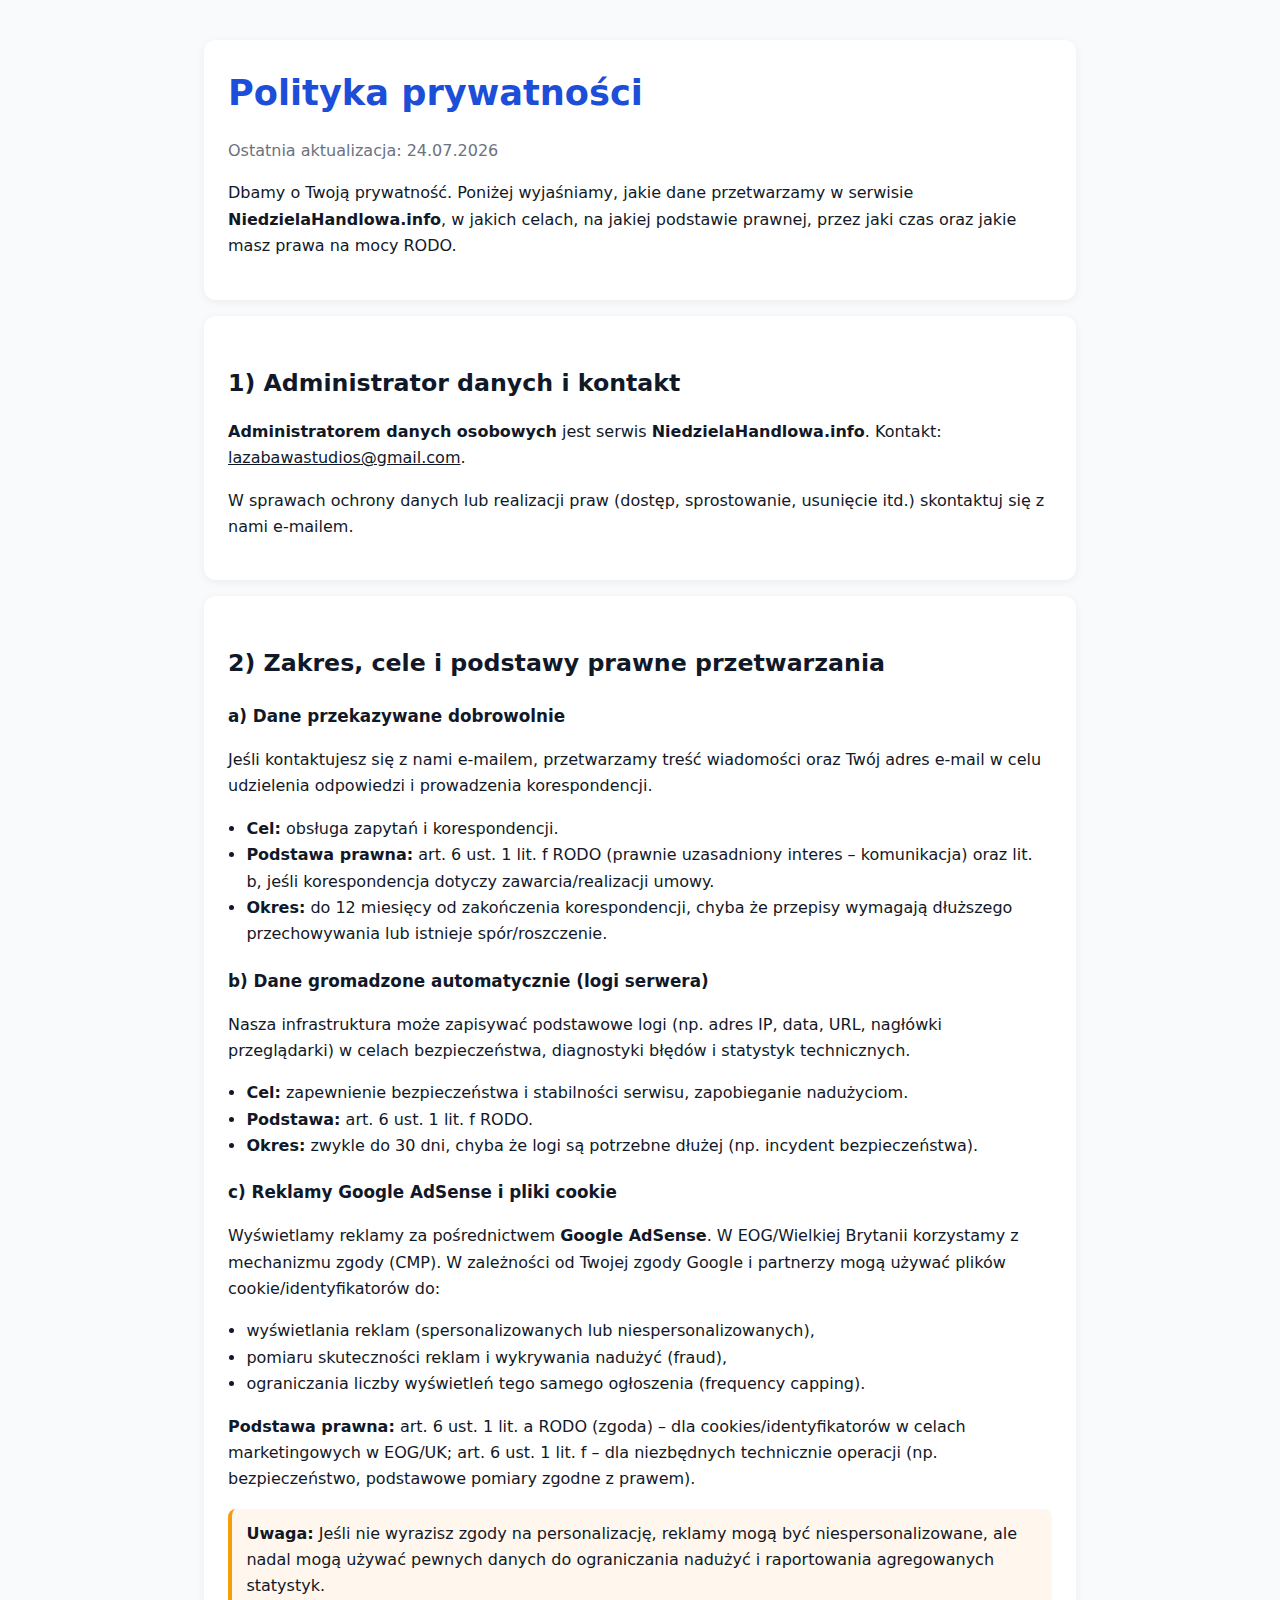
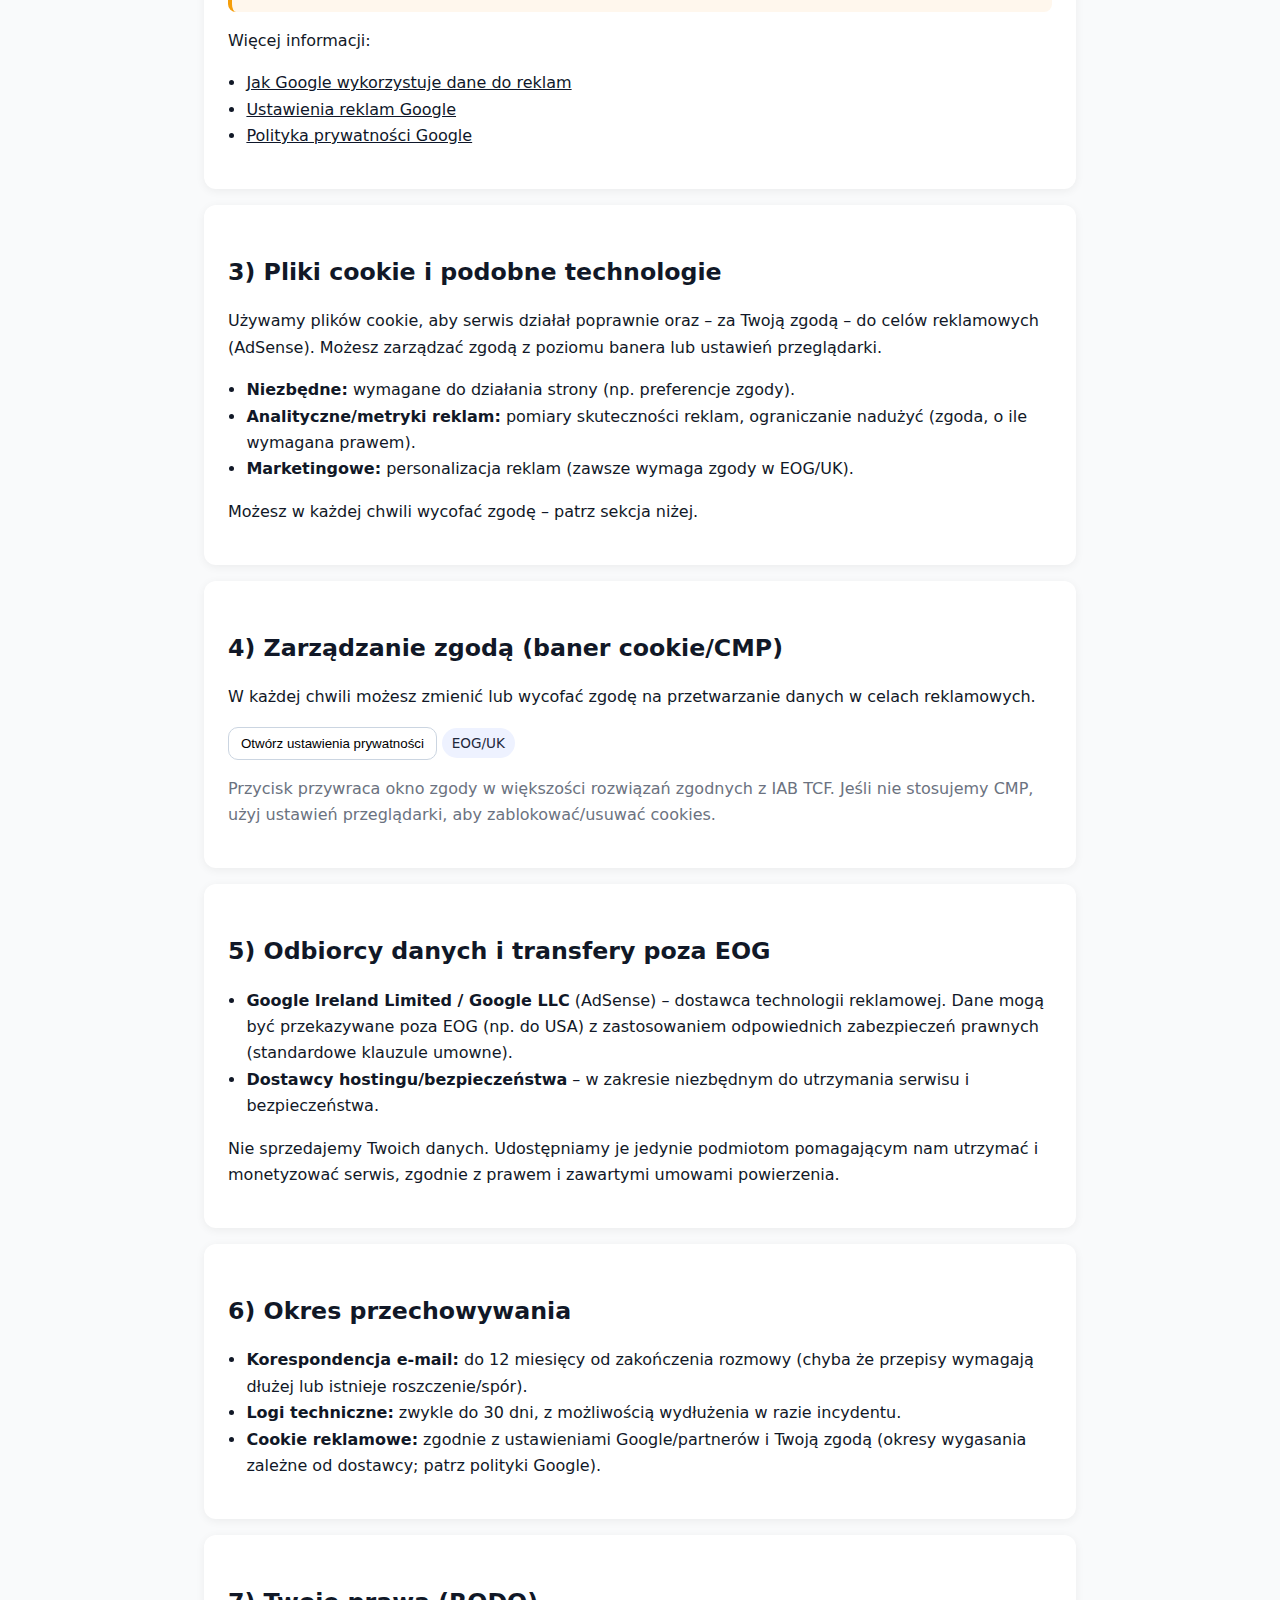
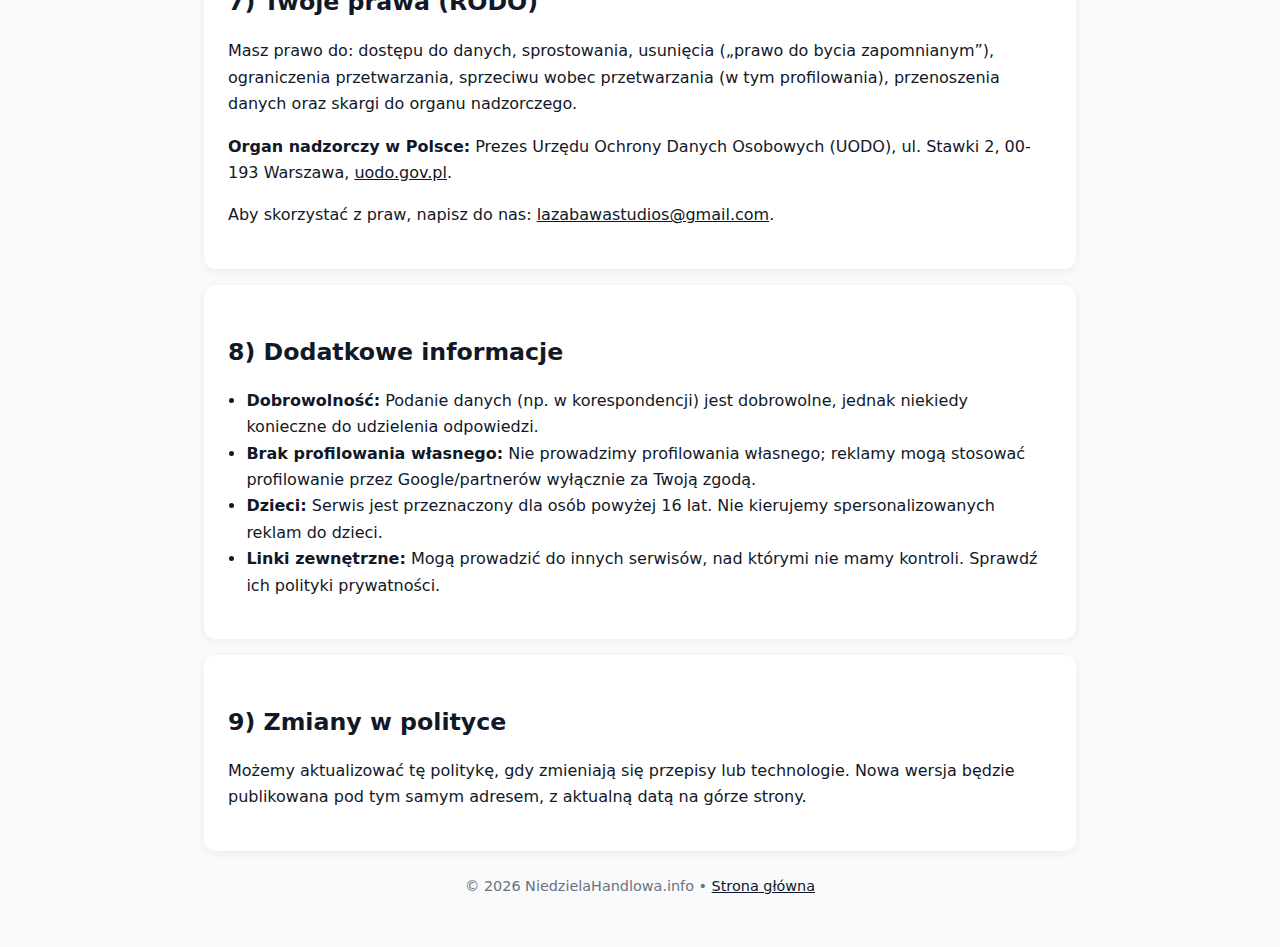
<file: privacy.html>
<!DOCTYPE html>
<html lang="pl-PL">
<head>
  <meta charset="utf-8" />
  <meta name="viewport" content="width=device-width, initial-scale=1" />
  <title>Polityka prywatności – NiedzielaHandlowa.info</title>
  <meta name="description" content="Polityka prywatności serwisu NiedzielaHandlowa.info. Informacje o danych osobowych, plikach cookie, RODO, reklamach Google AdSense oraz Twoich prawach." />
  <meta name="robots" content="noindex,follow" />
  <style>
    :root{
      --text:#111827; --muted:#6b7280; --bg:#f9fafb; --card:#fff; --brand:#1d4ed8;
      --radius:12px; --shadow:0 2px 10px rgba(0,0,0,.06);
    }
    *{box-sizing:border-box}
    body{margin:0;font-family:system-ui,-apple-system,Segoe UI,Roboto,Arial,sans-serif;background:var(--bg);color:var(--text);line-height:1.65}
    .wrap{max-width:920px;margin:0 auto;padding:24px}
    .card{background:var(--card);border-radius:var(--radius);box-shadow:var(--shadow);padding:24px;margin:16px 0}
    h1{font-size:clamp(1.6rem,1.2rem + 1.5vw,2.2rem);color:var(--brand);margin:0 0 8px}
    h2{font-size:clamp(1.2rem,1rem + .6vw,1.6rem);margin:24px 0 8px}
    h3{font-size:1.05rem;margin:20px 0 6px}
    p,li{font-size:1rem}
    ul{padding-left:1.15rem}
    .muted{color:var(--muted)}
    a{color:#0f172a}
    .pill{display:inline-block;background:#eef2ff;color:#1e293b;border-radius:999px;padding:.25rem .6rem;font-size:.85rem}
    .notice{background:#fff7ed;border-left:4px solid #f59e0b;padding:.75rem .9rem;border-radius:8px}
    .footer{font-size:.9rem;color:var(--muted);text-align:center;margin:24px 0}
    .btn{display:inline-block;border:1px solid #cbd5e1;border-radius:10px;padding:.5rem .75rem;background:#fff;cursor:pointer}
    code{background:#f3f4f6;border-radius:6px;padding:0 .35rem}
  </style>

  <!-- Enzuzo -->
  <script src="https://app.enzuzo.com/scripts/cookiebar/469afd9c-787e-11f0-8d16-7780f72d2cd1"></script>
  <div id="__enzuzo-root"></div><script id="__enzuzo-root-script" src="https://app.enzuzo.com/scripts/privacy/469afd9c-787e-11f0-8d16-7780f72d2cd1"></script>
  <div id="__enzuzo-root"></div><script id="__enzuzo-root-script" src="https://app.enzuzo.com/scripts/tos/469afd9c-787e-11f0-8d16-7780f72d2cd1"></script>
</head>
<body>
  <div class="wrap">
    <header class="card">
      <h1>Polityka prywatności</h1>
      <p class="muted">Ostatnia aktualizacja: <span id="pp-date">—</span></p>
      <p>Dbamy o Twoją prywatność. Poniżej wyjaśniamy, jakie dane przetwarzamy w serwisie <strong>NiedzielaHandlowa.info</strong>, w jakich celach, na jakiej podstawie prawnej, przez jaki czas oraz jakie masz prawa na mocy RODO.</p>
    </header>

    <section class="card">
      <h2>1) Administrator danych i kontakt</h2>
      <p><strong>Administratorem danych osobowych</strong> jest serwis <strong>NiedzielaHandlowa.info</strong>. Kontakt: <a href="mailto:lazabawastudios@gmail.com">lazabawastudios@gmail.com</a>.</p>
      <p>W sprawach ochrony danych lub realizacji praw (dostęp, sprostowanie, usunięcie itd.) skontaktuj się z nami e‑mailem.</p>
    </section>

    <section class="card">
      <h2>2) Zakres, cele i podstawy prawne przetwarzania</h2>
      <h3>a) Dane przekazywane dobrowolnie</h3>
      <p>Jeśli kontaktujesz się z nami e‑mailem, przetwarzamy treść wiadomości oraz Twój adres e‑mail w celu udzielenia odpowiedzi i prowadzenia korespondencji.</p>
      <ul>
        <li><strong>Cel:</strong> obsługa zapytań i korespondencji.</li>
        <li><strong>Podstawa prawna:</strong> art. 6 ust. 1 lit. f RODO (prawnie uzasadniony interes – komunikacja) oraz lit. b, jeśli korespondencja dotyczy zawarcia/realizacji umowy.</li>
        <li><strong>Okres:</strong> do 12 miesięcy od zakończenia korespondencji, chyba że przepisy wymagają dłuższego przechowywania lub istnieje spór/roszczenie.</li>
      </ul>

      <h3>b) Dane gromadzone automatycznie (logi serwera)</h3>
      <p>Nasza infrastruktura może zapisywać podstawowe logi (np. adres IP, data, URL, nagłówki przeglądarki) w celach bezpieczeństwa, diagnostyki błędów i statystyk technicznych.</p>
      <ul>
        <li><strong>Cel:</strong> zapewnienie bezpieczeństwa i stabilności serwisu, zapobieganie nadużyciom.</li>
        <li><strong>Podstawa:</strong> art. 6 ust. 1 lit. f RODO.</li>
        <li><strong>Okres:</strong> zwykle do 30 dni, chyba że logi są potrzebne dłużej (np. incydent bezpieczeństwa).</li>
      </ul>

      <h3>c) Reklamy Google AdSense i pliki cookie</h3>
      <p>Wyświetlamy reklamy za pośrednictwem <strong>Google AdSense</strong>. W EOG/Wielkiej Brytanii korzystamy z mechanizmu zgody (CMP). W zależności od Twojej zgody Google i partnerzy mogą używać plików cookie/identyfikatorów do:</p>
      <ul>
        <li>wyświetlania reklam (spersonalizowanych lub niespersonalizowanych),</li>
        <li>pomiaru skuteczności reklam i wykrywania nadużyć (fraud),</li>
        <li>ograniczania liczby wyświetleń tego samego ogłoszenia (frequency capping).</li>
      </ul>
      <p><strong>Podstawa prawna:</strong> art. 6 ust. 1 lit. a RODO (zgoda) – dla cookies/identyfikatorów w celach marketingowych w EOG/UK; art. 6 ust. 1 lit. f – dla niezbędnych technicznie operacji (np. bezpieczeństwo, podstawowe pomiary zgodne z prawem).</p>
      <p class="notice"><strong>Uwaga:</strong> Jeśli nie wyrazisz zgody na personalizację, reklamy mogą być niespersonalizowane, ale nadal mogą używać pewnych danych do ograniczania nadużyć i raportowania agregowanych statystyk.</p>
      <p>Więcej informacji:</p>
      <ul>
        <li><a href="https://policies.google.com/technologies/ads?hl=pl" rel="noopener nofollow">Jak Google wykorzystuje dane do reklam</a></li>
        <li><a href="https://adssettings.google.com/authenticated" rel="noopener nofollow">Ustawienia reklam Google</a></li>
        <li><a href="https://policies.google.com/privacy?hl=pl" rel="noopener nofollow">Polityka prywatności Google</a></li>
      </ul>
    </section>

    <section class="card">
      <h2>3) Pliki cookie i podobne technologie</h2>
      <p>Używamy plików cookie, aby serwis działał poprawnie oraz – za Twoją zgodą – do celów reklamowych (AdSense). Możesz zarządzać zgodą z poziomu banera lub ustawień przeglądarki.</p>
      <ul>
        <li><strong>Niezbędne:</strong> wymagane do działania strony (np. preferencje zgody).</li>
        <li><strong>Analityczne/metryki reklam:</strong> pomiary skuteczności reklam, ograniczanie nadużyć (zgoda, o ile wymagana prawem).</li>
        <li><strong>Marketingowe:</strong> personalizacja reklam (zawsze wymaga zgody w EOG/UK).</li>
      </ul>
      <p>Możesz w każdej chwili wycofać zgodę – patrz sekcja niżej.</p>
    </section>

    <section class="card">
      <h2>4) Zarządzanie zgodą (baner cookie/CMP)</h2>
      <p>W każdej chwili możesz zmienić lub wycofać zgodę na przetwarzanie danych w celach reklamowych.</p>
      <p><button id="privacy-reopen" class="btn">Otwórz ustawienia prywatności</button> <span class="pill">EOG/UK</span></p>
      <p class="muted">Przycisk przywraca okno zgody w większości rozwiązań zgodnych z IAB TCF. Jeśli nie stosujemy CMP, użyj ustawień przeglądarki, aby zablokować/usuwać cookies.</p>
    </section>

    <section class="card">
      <h2>5) Odbiorcy danych i transfery poza EOG</h2>
      <ul>
        <li><strong>Google Ireland Limited / Google LLC</strong> (AdSense) – dostawca technologii reklamowej. Dane mogą być przekazywane poza EOG (np. do USA) z zastosowaniem odpowiednich zabezpieczeń prawnych (standardowe klauzule umowne).</li>
        <li><strong>Dostawcy hostingu/bezpieczeństwa</strong> – w zakresie niezbędnym do utrzymania serwisu i bezpieczeństwa.</li>
      </ul>
      <p>Nie sprzedajemy Twoich danych. Udostępniamy je jedynie podmiotom pomagającym nam utrzymać i monetyzować serwis, zgodnie z prawem i zawartymi umowami powierzenia.</p>
    </section>

    <section class="card">
      <h2>6) Okres przechowywania</h2>
      <ul>
        <li><strong>Korespondencja e‑mail:</strong> do 12 miesięcy od zakończenia rozmowy (chyba że przepisy wymagają dłużej lub istnieje roszczenie/spór).</li>
        <li><strong>Logi techniczne:</strong> zwykle do 30 dni, z możliwością wydłużenia w razie incydentu.</li>
        <li><strong>Cookie reklamowe:</strong> zgodnie z ustawieniami Google/partnerów i Twoją zgodą (okresy wygasania zależne od dostawcy; patrz polityki Google).</li>
      </ul>
    </section>

    <section class="card">
      <h2>7) Twoje prawa (RODO)</h2>
      <p>Masz prawo do: dostępu do danych, sprostowania, usunięcia („prawo do bycia zapomnianym”), ograniczenia przetwarzania, sprzeciwu wobec przetwarzania (w tym profilowania), przenoszenia danych oraz skargi do organu nadzorczego.</p>
      <p><strong>Organ nadzorczy w Polsce:</strong> Prezes Urzędu Ochrony Danych Osobowych (UODO), ul. Stawki 2, 00-193 Warszawa, <a href="https://uodo.gov.pl/" rel="noopener">uodo.gov.pl</a>.</p>
      <p>Aby skorzystać z praw, napisz do nas: <a href="mailto:lazabawastudios@gmail.com">lazabawastudios@gmail.com</a>.</p>
    </section>

    <section class="card">
      <h2>8) Dodatkowe informacje</h2>
      <ul>
        <li><strong>Dobrowolność:</strong> Podanie danych (np. w korespondencji) jest dobrowolne, jednak niekiedy konieczne do udzielenia odpowiedzi.</li>
        <li><strong>Brak profilowania własnego:</strong> Nie prowadzimy profilowania własnego; reklamy mogą stosować profilowanie przez Google/partnerów wyłącznie za Twoją zgodą.</li>
        <li><strong>Dzieci:</strong> Serwis jest przeznaczony dla osób powyżej 16 lat. Nie kierujemy spersonalizowanych reklam do dzieci.</li>
        <li><strong>Linki zewnętrzne:</strong> Mogą prowadzić do innych serwisów, nad którymi nie mamy kontroli. Sprawdź ich polityki prywatności.</li>
      </ul>
    </section>

    <section class="card">
      <h2>9) Zmiany w polityce</h2>
      <p>Możemy aktualizować tę politykę, gdy zmieniają się przepisy lub technologie. Nowa wersja będzie publikowana pod tym samym adresem, z aktualną datą na górze strony.</p>
    </section>

    <p class="footer">© <span id="year">—</span> NiedzielaHandlowa.info • <a href="/">Strona główna</a></p>
  </div>

  <script>
    // data w nagłówku
    (function(){
      const now = new Date();
      const opts = { year:'numeric', month:'2-digit', day:'2-digit' };
      document.getElementById('pp-date').textContent = now.toLocaleDateString('pl-PL', opts);
      document.getElementById('year').textContent = now.toLocaleDateString('pl-PL', { year:'numeric' });
    })();

    // uniwersalne otwieranie CMP (działa z większością banerów TCF; jeśli brak CMP – nie robi nic)
    document.getElementById('privacy-reopen').addEventListener('click', function(){
      try {
        if (typeof __tcfapi === 'function') {
          __tcfapi('displayConsentUi', 2, function() {});
        } else if (window.cookiehub && cookiehub.reloadPreferences) {
          cookiehub.reloadPreferences(); // przykład dla CookieHub
        } else if (window.Cookiebot && Cookiebot.renew) {
          Cookiebot.renew(); // przykład dla Cookiebot
        } else {
          alert('Ustawienia prywatności są dostępne z poziomu banera cookie. Jeśli nie widzisz banera, wyczyść cookies w przeglądarce lub odwiedź stronę w trybie prywatnym.');
        }
      } catch(e){
        alert('Nie udało się otworzyć ustawień prywatności. Spróbuj wyczyścić cookies w przeglądarce.');
      }
    });
  </script>
</body>
</html>
</file>
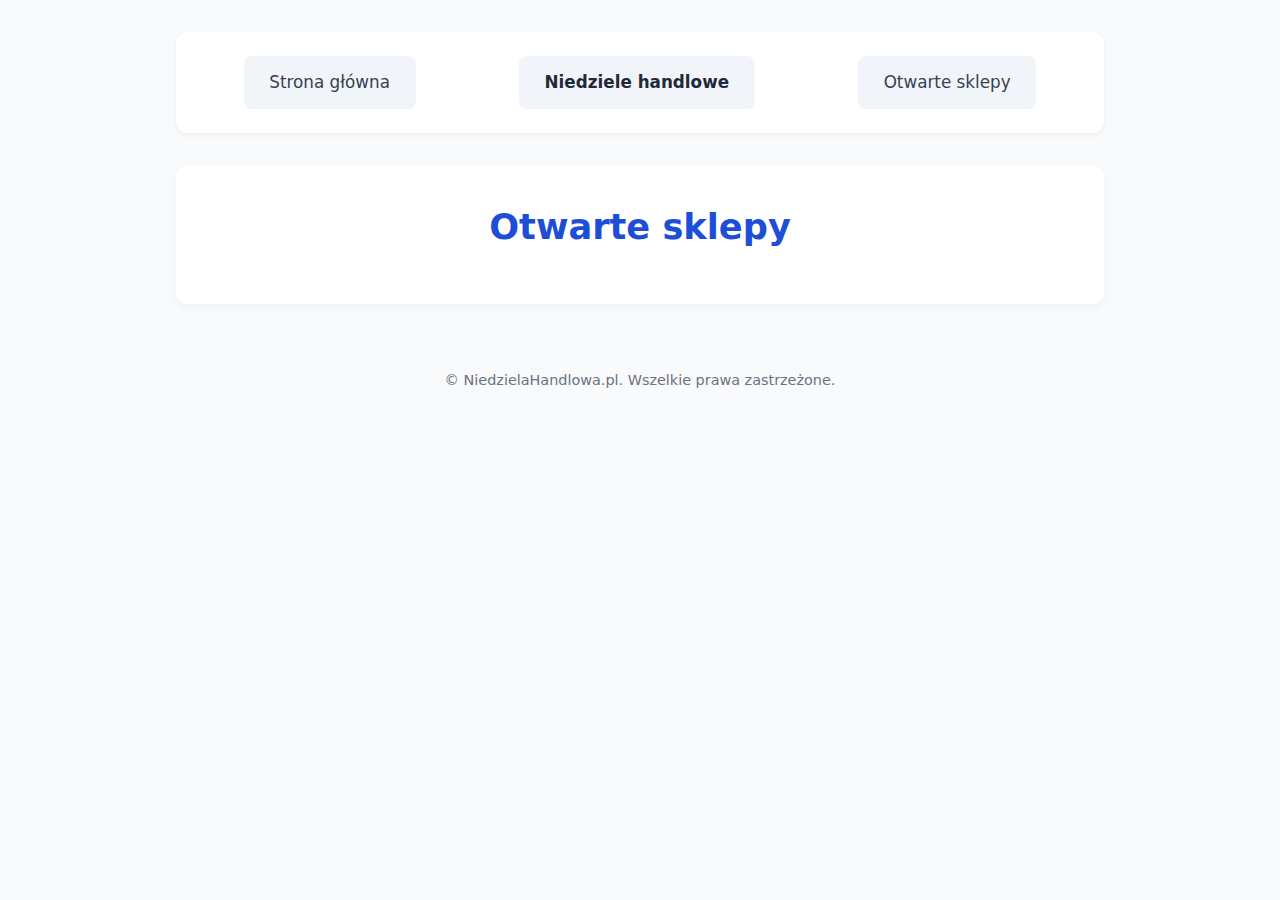
<file: sklepy.html>
<!DOCTYPE html>
<html lang="pl">
<head>
  <meta charset="UTF-8" />
  <meta name="viewport" content="width=device-width, initial-scale=1.0" />
  <meta name="description" content="Pełny kalendarz niedziel handlowych w Polsce na lata 2025 i 2026. Zobacz wszystkie daty otwartych niedziel handlowych." />
  <meta name="keywords" content="kalendarz niedziel handlowych, niedziele handlowe 2025, niedziele handlowe 2026, otwarte sklepy, lista niedziel" />
  <meta name="author" content="NiedzielaHandlowa.pl" />
  <link rel="canonical" href="https://www.niedzielahandlowa.pl/kalendarz" />
  <title>Kalendarz niedziel handlowych 2025 / 2026 – NiedzielaHandlowa.pl</title>
  <style>
    * {
      box-sizing: border-box;
      margin: 0;
      padding: 0;
    }
    body {
      font-family: system-ui, -apple-system, 'Segoe UI', Roboto, sans-serif;
      background-color: #f9fafb;
      color: #111827;
      line-height: 1.7;
      padding: 2rem 1rem;
    }
    .container {
      max-width: 960px;
      margin: 0 auto;
      padding-inline: 1rem;
    }
    nav.navbar {
      background-color: #ffffff;
      border-radius: 12px;
      box-shadow: 0 2px 6px rgba(0, 0, 0, 0.05);
      margin-bottom: 2rem;
      padding: 1rem 2rem;
    }
    .navbar ul {
      display: flex;
      justify-content: center;
      list-style: none;
      gap: 2rem;
    }
    .navbar a {
      text-decoration: none;
      color: #374151;
      font-weight: 500;
      padding: 0.3rem 0.6rem;
      border-radius: 6px;
      transition: background-color 0.2s ease;
    }
    .navbar a:hover {
      background-color: #e5e7eb;
    }
    .navbar a.active {
      color: #1f2937;
      font-weight: 600;
    }
    .card {
      background-color: #ffffff;
      border-radius: 12px;
      box-shadow: 0 4px 12px rgba(0, 0, 0, 0.04);
      padding: 2rem;
      margin-bottom: 2rem;
      text-align: center;
    }
    .card h1 {
      font-size: 2.2rem;
      color: #1d4ed8;
      margin-bottom: 1rem;
    }
    .card h2 {
      font-size: 1.5rem;
      color: #1f2937;
      margin-bottom: 1rem;
    }
    ul {
      list-style: none;
      padding: 0;
    }
    li {
      background-color: #f1f5f9;
      padding: 0.75rem 1rem;
      border-radius: 8px;
      margin: 0.5rem auto;
      max-width: 80%;
      font-size: 1.05rem;
    }
    footer {
      text-align: center;
      font-size: 0.9rem;
      color: #6b7280;
      padding-top: 2rem;
    }
    @media (max-width: 600px) {
      .navbar ul {
        flex-direction: column;
        gap: 1rem;
      }
      .card h1 {
        font-size: 1.75rem;
      }
      li {
        font-size: 1rem;
        max-width: 100%;
      }
    }
  </style>
</head>
<body>
  <div class="container">
    <nav class="navbar">
      <ul>
        <li><a href="/">Strona główna</a></li>
        <li><a href="/kalendarz" class="active">Niedziele handlowe</a></li>
        <li><a href="/sklepy">Otwarte sklepy</a></li>
      </ul>
    </nav>

    <main>
      <section class="card">
        <h1>Otwarte sklepy</h1>
        <ul id="calendar-list"></ul>
      </section>
    </main>

    <footer>
      &copy; <span id="year"></span> NiedzielaHandlowa.pl. Wszelkie prawa zastrzeżone.
    </footer>
  </div>
</body>
</html>
</file>
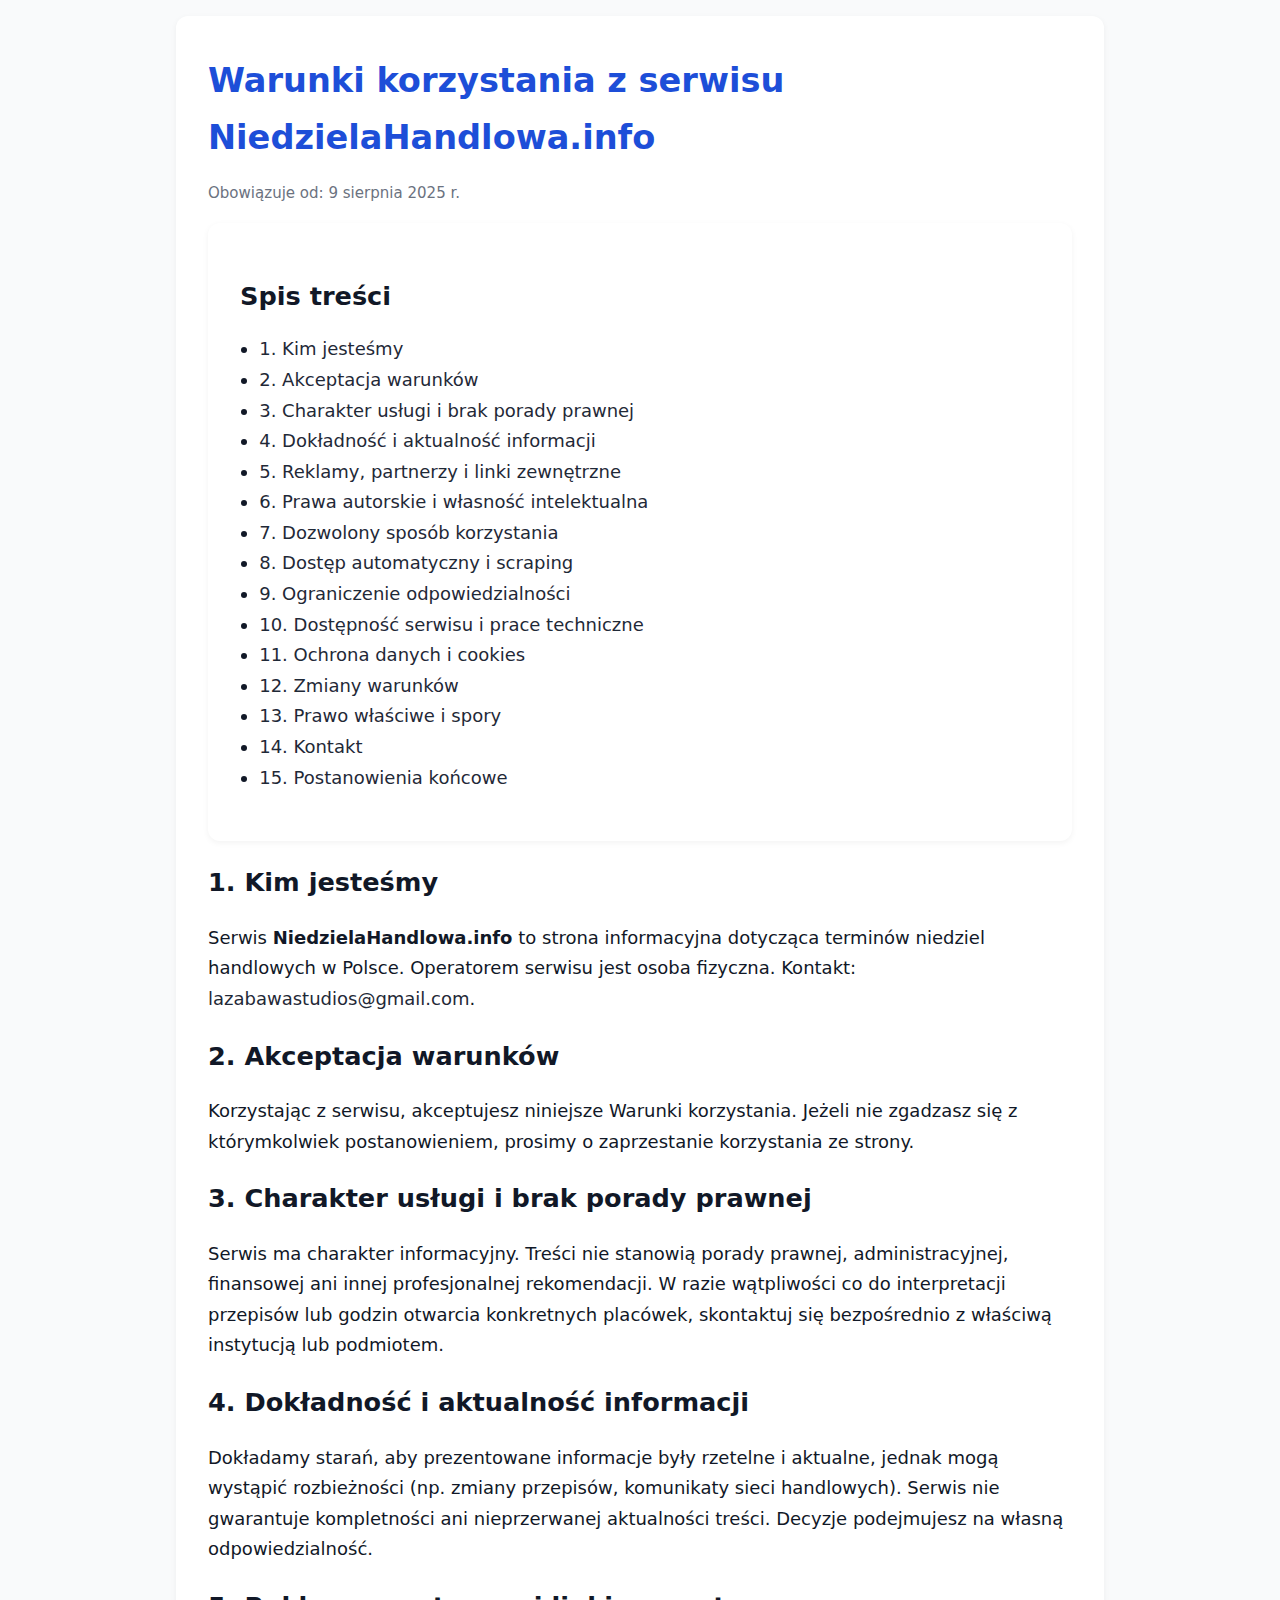
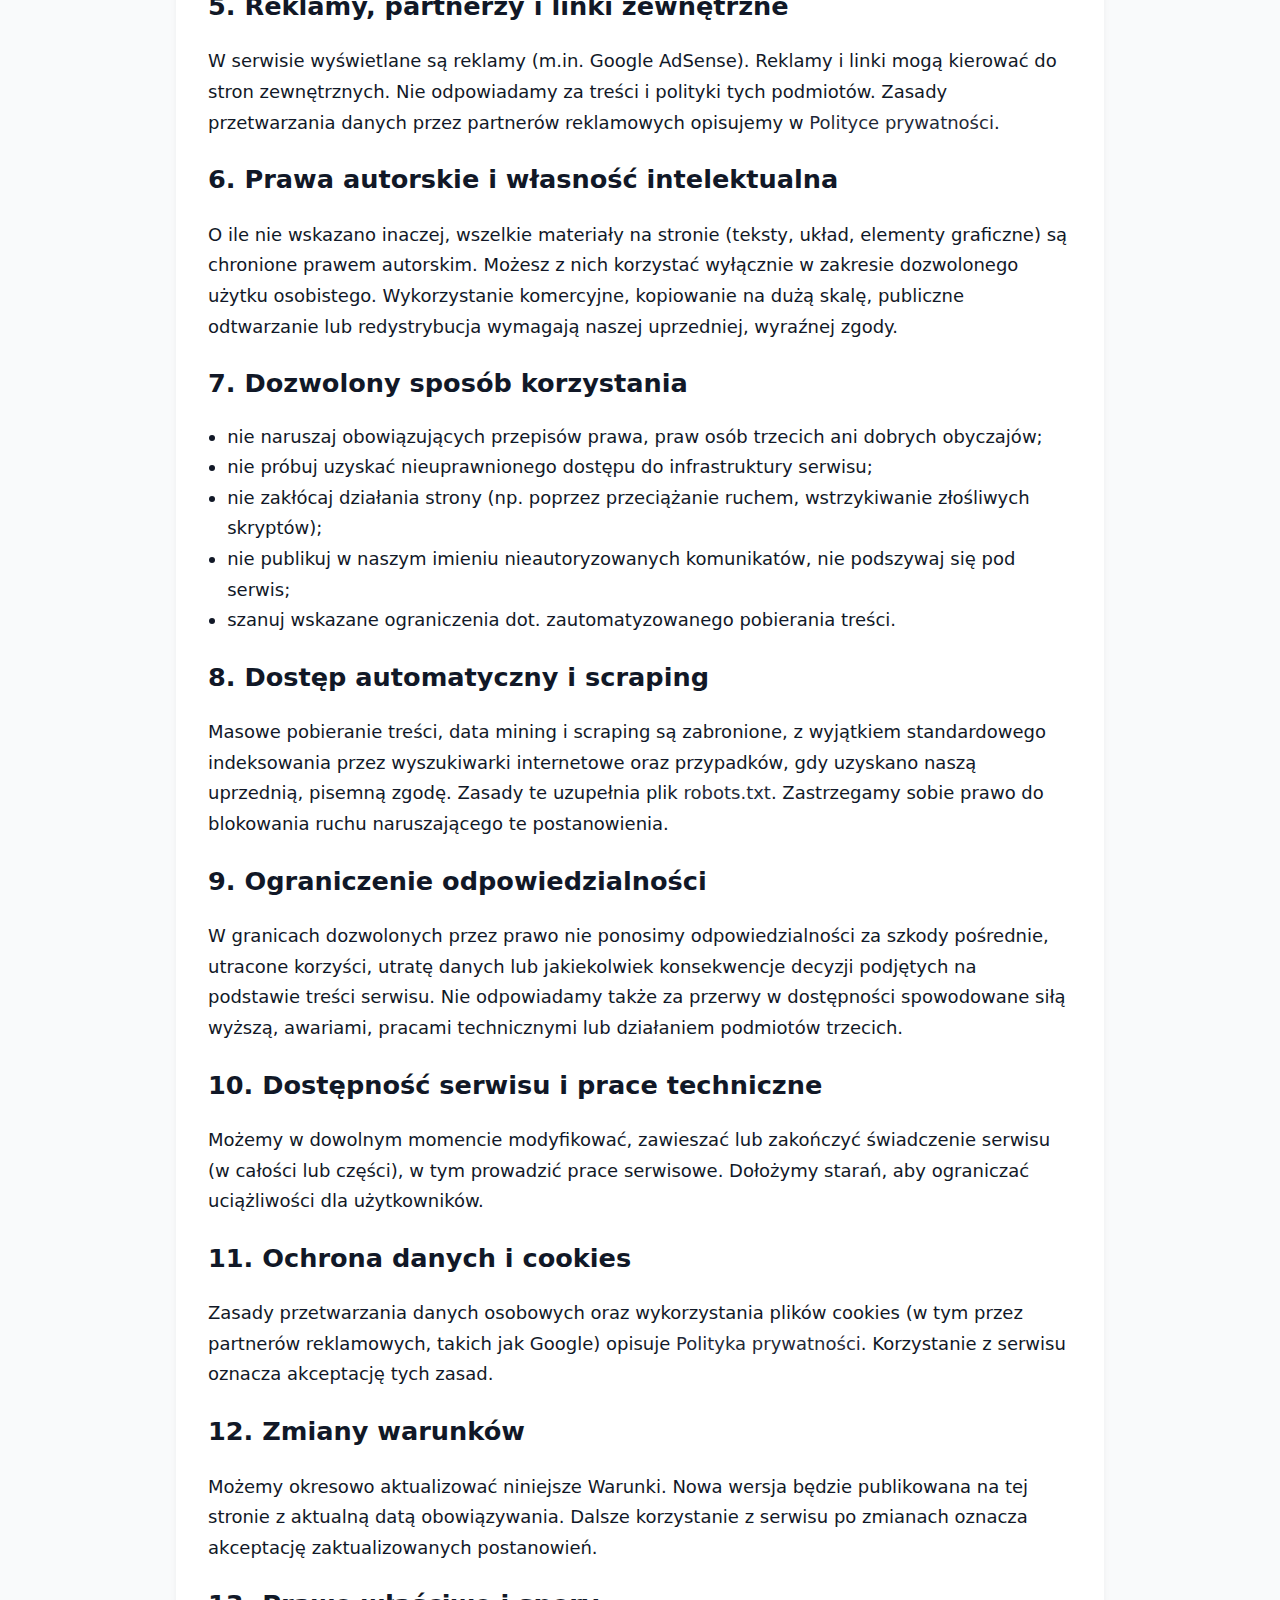
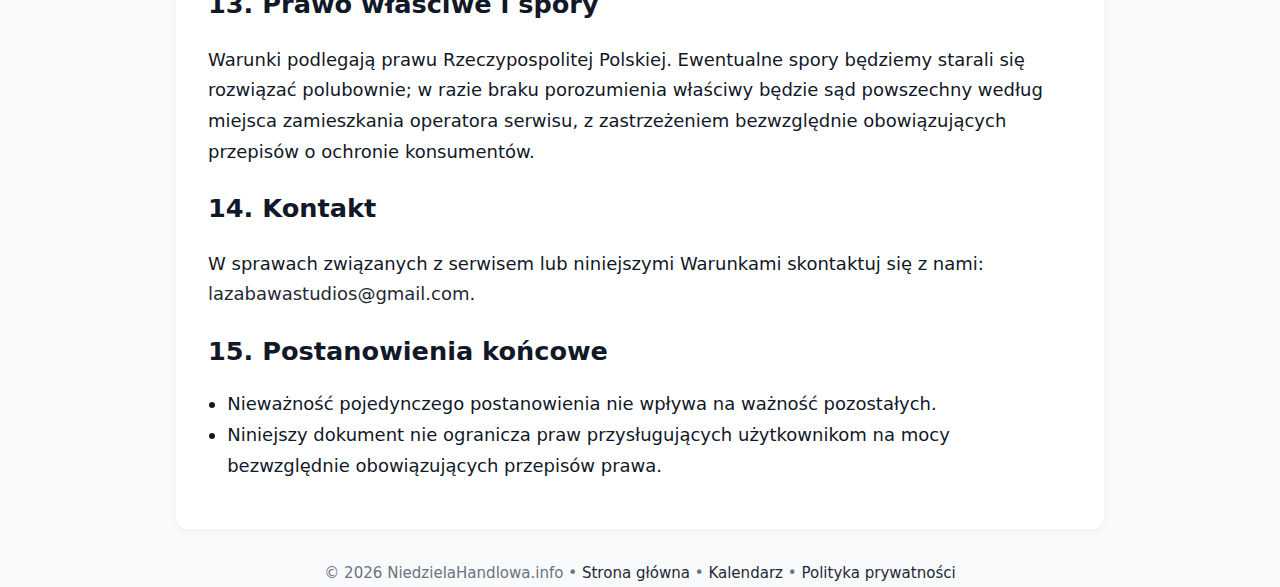
<file: terms.html>
<!DOCTYPE html>
<html lang="pl-PL">
<head>
  <meta charset="utf-8">
  <meta name="viewport" content="width=device-width, initial-scale=1, viewport-fit=cover">
  <title>Warunki korzystania – NiedzielaHandlowa.info</title>
  <meta name="description" content="Warunki korzystania z serwisu NiedzielaHandlowa.info. Zasady odpowiedzialności, prawa autorskie, reklamy, linki zewnętrzne, ograniczenia korzystania.">
  <link rel="canonical" href="https://www.niedzielahandlowa.info/terms.html">
  <meta name="robots" content="index,follow,max-snippet:-1,max-image-preview:large,max-video-preview:-1">
  <style>
    :root{
      --step--1: clamp(0.85rem, 0.82rem + 0.15vw, 0.95rem);
      --step-0: clamp(1rem, 0.96rem + 0.3vw, 1.125rem);
      --step-1: clamp(1.25rem, 1.1rem + 0.9vw, 1.6rem);
      --step-2: clamp(1.6rem, 1.3rem + 1.6vw, 2.1rem);
      --radius: 12px;
      --shadow-1: 0 2px 6px rgba(0,0,0,.05);
      --bg: #f9fafb; --card:#fff; --text:#111827; --muted:#6b7280; --brand:#1d4ed8; --link:#1f2937;
    }
    *{box-sizing:border-box}
    html,body{height:100%}
    body{font-family:system-ui,-apple-system,"Segoe UI",Roboto,sans-serif;background:var(--bg);color:var(--text);line-height:1.7;padding:env(safe-area-inset-top) 1rem env(safe-area-inset-bottom)}
    .wrap{max-width:960px;margin:0 auto;padding-inline:clamp(.5rem,2vw,1rem)}
    .card{background:var(--card);border-radius:var(--radius);box-shadow:var(--shadow-1);padding:clamp(1rem,2.5vw,2rem);margin:1rem 0}
    h1{font-size:var(--step-2);color:var(--brand);margin:.25rem 0 .75rem}
    h2{font-size:var(--step-1);margin:1.25rem 0 .5rem}
    p,li{font-size:var(--step-0)}
    .muted{color:var(--muted);font-size:var(--step--1)}
    a{color:var(--link);text-decoration:none}
    a:hover{text-decoration:underline}
    ul{padding-left:1.2rem}
    .toc ul{list-style:disc}
    footer{margin:2rem 0 3rem;text-align:center;color:var(--muted);font-size:var(--step--1)}
  </style>
</head>
<body>
  <div class="wrap">
    <article class="card">
      <header>
        <h1>Warunki korzystania z serwisu NiedzielaHandlowa.info</h1>
        <p class="muted">Obowiązuje od: 9 sierpnia 2025 r.</p>
      </header>

      <section class="toc card" aria-labelledby="spis">
        <h2 id="spis">Spis treści</h2>
        <ul>
          <li><a href="#kim-jestesmy">1. Kim jesteśmy</a></li>
          <li><a href="#akceptacja">2. Akceptacja warunków</a></li>
          <li><a href="#charakter-uslugi">3. Charakter usługi i brak porady prawnej</a></li>
          <li><a href="#dokladnosc">4. Dokładność i aktualność informacji</a></li>
          <li><a href="#reklamy">5. Reklamy, partnerzy i linki zewnętrzne</a></li>
          <li><a href="#wlasnosc-intelektualna">6. Prawa autorskie i własność intelektualna</a></li>
          <li><a href="#dozwolony-uzytek">7. Dozwolony sposób korzystania</a></li>
          <li><a href="#automatyczne-dostepy">8. Dostęp automatyczny i scraping</a></li>
          <li><a href="#odpowiedzialnosc">9. Ograniczenie odpowiedzialności</a></li>
          <li><a href="#dostepnosc">10. Dostępność serwisu i prace techniczne</a></li>
          <li><a href="#ochrona-danych">11. Ochrona danych i cookies</a></li>
          <li><a href="#zmiany-warunkow">12. Zmiany warunków</a></li>
          <li><a href="#prawo-wlasciwe">13. Prawo właściwe i spory</a></li>
          <li><a href="#kontakt">14. Kontakt</a></li>
          <li><a href="#postanowienia-koncowe">15. Postanowienia końcowe</a></li>
        </ul>
      </section>

      <section id="kim-jestesmy">
        <h2>1. Kim jesteśmy</h2>
        <p>Serwis <strong>NiedzielaHandlowa.info</strong> to strona informacyjna dotycząca terminów niedziel handlowych w Polsce. Operatorem serwisu jest osoba fizyczna. Kontakt: <a href="mailto:lazabawastudios@gmail.com">lazabawastudios@gmail.com</a>.</p>
      </section>

      <section id="akceptacja">
        <h2>2. Akceptacja warunków</h2>
        <p>Korzystając z serwisu, akceptujesz niniejsze Warunki korzystania. Jeżeli nie zgadzasz się z którymkolwiek postanowieniem, prosimy o zaprzestanie korzystania ze strony.</p>
      </section>

      <section id="charakter-uslugi">
        <h2>3. Charakter usługi i brak porady prawnej</h2>
        <p>Serwis ma charakter informacyjny. Treści nie stanowią porady prawnej, administracyjnej, finansowej ani innej profesjonalnej rekomendacji. W razie wątpliwości co do interpretacji przepisów lub godzin otwarcia konkretnych placówek, skontaktuj się bezpośrednio z właściwą instytucją lub podmiotem.</p>
      </section>

      <section id="dokladnosc">
        <h2>4. Dokładność i aktualność informacji</h2>
        <p>Dokładamy starań, aby prezentowane informacje były rzetelne i aktualne, jednak mogą wystąpić rozbieżności (np. zmiany przepisów, komunikaty sieci handlowych). Serwis nie gwarantuje kompletności ani nieprzerwanej aktualności treści. Decyzje podejmujesz na własną odpowiedzialność.</p>
      </section>

      <section id="reklamy">
        <h2>5. Reklamy, partnerzy i linki zewnętrzne</h2>
        <p>W serwisie wyświetlane są reklamy (m.in. Google AdSense). Reklamy i linki mogą kierować do stron zewnętrznych. Nie odpowiadamy za treści i polityki tych podmiotów. Zasady przetwarzania danych przez partnerów reklamowych opisujemy w <a href="/privacy.html">Polityce prywatności</a>.</p>
      </section>

      <section id="wlasnosc-intelektualna">
        <h2>6. Prawa autorskie i własność intelektualna</h2>
        <p>O ile nie wskazano inaczej, wszelkie materiały na stronie (teksty, układ, elementy graficzne) są chronione prawem autorskim. Możesz z nich korzystać wyłącznie w zakresie dozwolonego użytku osobistego. Wykorzystanie komercyjne, kopiowanie na dużą skalę, publiczne odtwarzanie lub redystrybucja wymagają naszej uprzedniej, wyraźnej zgody.</p>
      </section>

      <section id="dozwolony-uzytek">
        <h2>7. Dozwolony sposób korzystania</h2>
        <ul>
          <li>nie naruszaj obowiązujących przepisów prawa, praw osób trzecich ani dobrych obyczajów;</li>
          <li>nie próbuj uzyskać nieuprawnionego dostępu do infrastruktury serwisu;</li>
          <li>nie zakłócaj działania strony (np. poprzez przeciążanie ruchem, wstrzykiwanie złośliwych skryptów);</li>
          <li>nie publikuj w naszym imieniu nieautoryzowanych komunikatów, nie podszywaj się pod serwis;</li>
          <li>szanuj wskazane ograniczenia dot. zautomatyzowanego pobierania treści.</li>
        </ul>
      </section>

      <section id="automatyczne-dostepy">
        <h2>8. Dostęp automatyczny i scraping</h2>
        <p>Masowe pobieranie treści, data mining i scraping są zabronione, z wyjątkiem standardowego indeksowania przez wyszukiwarki internetowe oraz przypadków, gdy uzyskano naszą uprzednią, pisemną zgodę. Zasady te uzupełnia plik <a href="/robots.txt">robots.txt</a>. Zastrzegamy sobie prawo do blokowania ruchu naruszającego te postanowienia.</p>
      </section>

      <section id="odpowiedzialnosc">
        <h2>9. Ograniczenie odpowiedzialności</h2>
        <p>W granicach dozwolonych przez prawo nie ponosimy odpowiedzialności za szkody pośrednie, utracone korzyści, utratę danych lub jakiekolwiek konsekwencje decyzji podjętych na podstawie treści serwisu. Nie odpowiadamy także za przerwy w dostępności spowodowane siłą wyższą, awariami, pracami technicznymi lub działaniem podmiotów trzecich.</p>
      </section>

      <section id="dostepnosc">
        <h2>10. Dostępność serwisu i prace techniczne</h2>
        <p>Możemy w dowolnym momencie modyfikować, zawieszać lub zakończyć świadczenie serwisu (w całości lub części), w tym prowadzić prace serwisowe. Dołożymy starań, aby ograniczać uciążliwości dla użytkowników.</p>
      </section>

      <section id="ochrona-danych">
        <h2>11. Ochrona danych i cookies</h2>
        <p>Zasady przetwarzania danych osobowych oraz wykorzystania plików cookies (w tym przez partnerów reklamowych, takich jak Google) opisuje <a href="/privacy.html">Polityka prywatności</a>. Korzystanie z serwisu oznacza akceptację tych zasad.</p>
      </section>

      <section id="zmiany-warunkow">
        <h2>12. Zmiany warunków</h2>
        <p>Możemy okresowo aktualizować niniejsze Warunki. Nowa wersja będzie publikowana na tej stronie z aktualną datą obowiązywania. Dalsze korzystanie z serwisu po zmianach oznacza akceptację zaktualizowanych postanowień.</p>
      </section>

      <section id="prawo-wlasciwe">
        <h2>13. Prawo właściwe i spory</h2>
        <p>Warunki podlegają prawu Rzeczypospolitej Polskiej. Ewentualne spory będziemy starali się rozwiązać polubownie; w razie braku porozumienia właściwy będzie sąd powszechny według miejsca zamieszkania operatora serwisu, z zastrzeżeniem bezwzględnie obowiązujących przepisów o ochronie konsumentów.</p>
      </section>

      <section id="kontakt">
        <h2>14. Kontakt</h2>
        <p>W sprawach związanych z serwisem lub niniejszymi Warunkami skontaktuj się z nami: <a href="mailto:lazabawastudios@gmail.com">lazabawastudios@gmail.com</a>.</p>
      </section>

      <section id="postanowienia-koncowe">
        <h2>15. Postanowienia końcowe</h2>
        <ul>
          <li>Nieważność pojedynczego postanowienia nie wpływa na ważność pozostałych.</li>
          <li>Niniejszy dokument nie ogranicza praw przysługujących użytkownikom na mocy bezwzględnie obowiązujących przepisów prawa.</li>
        </ul>
      </section>
    </article>

    <footer>
      &copy; <span id="year"></span> NiedzielaHandlowa.info • <a href="/">Strona główna</a> • <a href="/kalendarz">Kalendarz</a> • <a href="/privacy.html">Polityka prywatności</a>
    </footer>
  </div>

  <script>
    document.getElementById('year').textContent =
      new Date().toLocaleDateString('pl-PL', { year:'numeric' });
  </script>
</body>
</html>
</file>
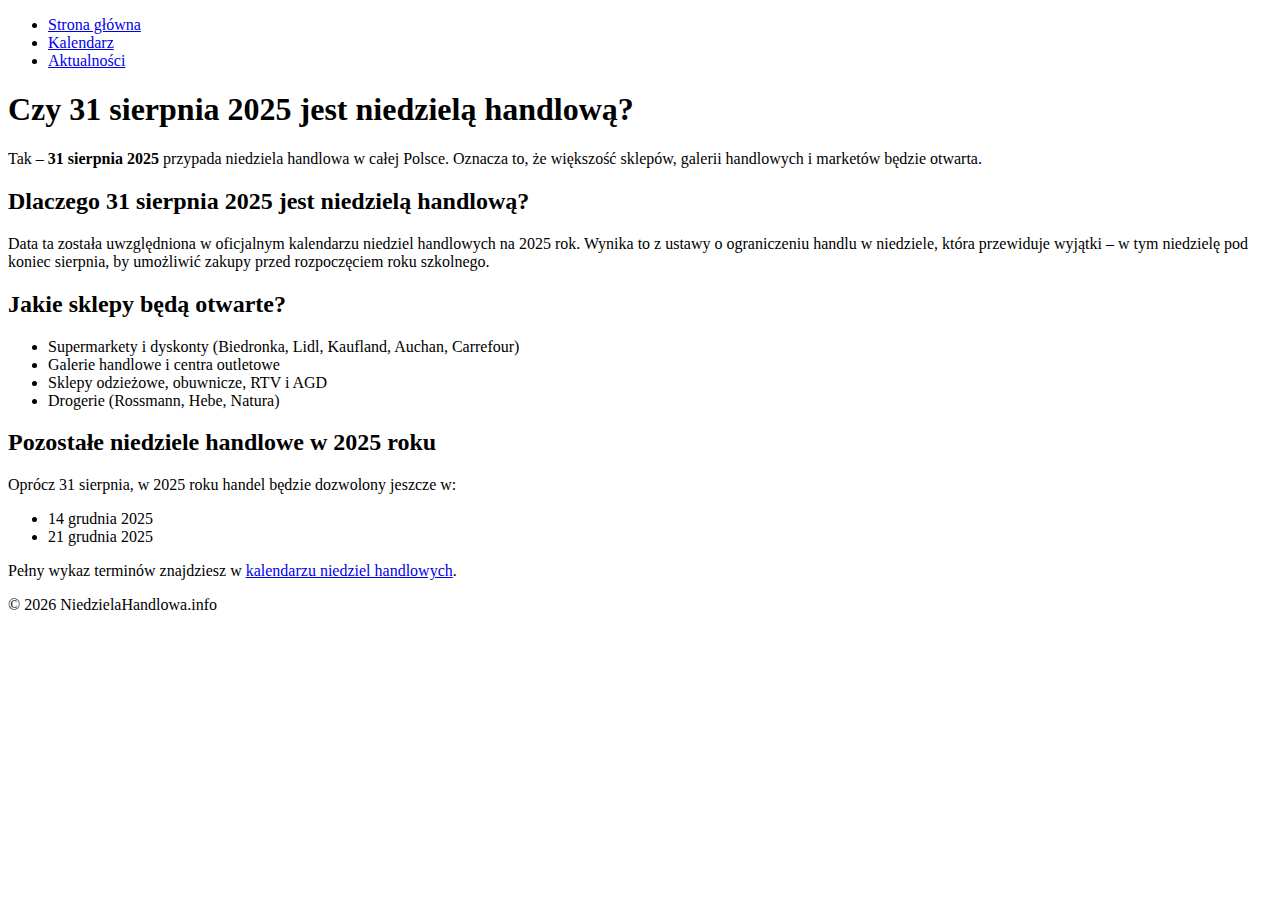
<file: aktualnosci/31-sierpnia-2025-niedziela-handlowa.html.html>
<!DOCTYPE html>
<html lang="pl-PL">
<head>
  <meta charset="UTF-8" />
  <meta name="viewport" content="width=device-width, initial-scale=1" />
  <title>Czy 31 sierpnia 2025 jest niedzielą handlową? – NiedzielaHandlowa.info</title>
  <meta name="description" content="Sprawdź, czy niedziela 31 sierpnia 2025 będzie handlowa. Aktualne informacje, przepisy oraz lista pozostałych niedziel handlowych w 2025 roku." />
  <meta name="keywords" content="31 sierpnia 2025 niedziela handlowa, niedziela handlowa sierpień 2025, czy 31 sierpnia jest niedziela handlowa, kiedy sklepy otwarte" />
  <link rel="canonical" href="https://www.niedzielahandlowa.info/aktualnosci/31-sierpnia-2025-niedziela-handlowa.html" />
  <meta property="og:title" content="Czy 31 sierpnia 2025 jest niedzielą handlową?" />
  <meta property="og:description" content="Dowiedz się, czy 31 sierpnia 2025 sklepy będą otwarte. Sprawdź też pełną listę niedziel handlowych." />
  <meta property="og:image" content="https://www.niedzielahandlowa.info/share.png" />
  <meta property="og:type" content="article" />
  <meta property="og:locale" content="pl_PL" />
</head>
<body>
  <div class="page">
    <div class="container">
      <header>
        <nav aria-label="Główne">
          <ul class="navbar-list">
            <li><a href="/">Strona główna</a></li>
            <li><a href="/kalendarz">Kalendarz</a></li>
            <li><a href="/aktualnosci" aria-current="page">Aktualności</a></li>
          </ul>
        </nav>
      </header>

      <main>
        <article class="card">
          <h1>Czy 31 sierpnia 2025 jest niedzielą handlową?</h1>
          <p class="lead">Tak – <strong>31 sierpnia 2025</strong> przypada niedziela handlowa w całej Polsce. Oznacza to, że większość sklepów, galerii handlowych i marketów będzie otwarta.</p>

          <h2>Dlaczego 31 sierpnia 2025 jest niedzielą handlową?</h2>
          <p>Data ta została uwzględniona w oficjalnym kalendarzu niedziel handlowych na 2025 rok. Wynika to z ustawy o ograniczeniu handlu w niedziele, która przewiduje wyjątki – w tym niedzielę pod koniec sierpnia, by umożliwić zakupy przed rozpoczęciem roku szkolnego.</p>

          <h2>Jakie sklepy będą otwarte?</h2>
          <ul>
            <li>Supermarkety i dyskonty (Biedronka, Lidl, Kaufland, Auchan, Carrefour)</li>
            <li>Galerie handlowe i centra outletowe</li>
            <li>Sklepy odzieżowe, obuwnicze, RTV i AGD</li>
            <li>Drogerie (Rossmann, Hebe, Natura)</li>
          </ul>

          <h2>Pozostałe niedziele handlowe w 2025 roku</h2>
          <p>Oprócz 31 sierpnia, w 2025 roku handel będzie dozwolony jeszcze w:</p>
          <ul>
            <li>14 grudnia 2025</li>
            <li>21 grudnia 2025</li>
          </ul>

          <p>Pełny wykaz terminów znajdziesz w <a href="/kalendarz">kalendarzu niedziel handlowych</a>.</p>
        </article>
      </main>

      <footer>
        <p>&copy; <span id="year"></span> NiedzielaHandlowa.info</p>
      </footer>
    </div>
  </div>

  <script>
    document.getElementById('year').textContent = new Date().getFullYear();
  </script>

  <!-- Structured data -->
  <script type="application/ld+json">
  {
    "@context": "https://schema.org",
    "@type": "NewsArticle",
    "headline": "Czy 31 sierpnia 2025 jest niedzielą handlową?",
    "description": "Tak – 31 sierpnia 2025 przypada niedziela handlowa. Dowiedz się dlaczego i sprawdź, które sklepy będą otwarte.",
    "image": "https://www.niedzielahandlowa.info/share.png",
    "author": {
      "@type": "Organization",
      "name": "NiedzielaHandlowa.info"
    },
    "publisher": {
      "@type": "Organization",
      "name": "NiedzielaHandlowa.info",
      "logo": {
        "@type": "ImageObject",
        "url": "https://www.niedzielahandlowa.info/icon.png"
      }
    },
    "datePublished": "2025-08-25",
    "dateModified": "2025-08-25"
  }
  </script>
</body>
</html>
</file>
<file: assets/common.css>
:root{
  --step--1: clamp(0.85rem, 0.82rem + 0.15vw, 0.95rem);
  --step-0: clamp(1rem, 0.96rem + 0.3vw, 1.125rem);
  --step-1: clamp(1.25rem, 1.1rem + 0.9vw, 1.6rem);
  --step-2: clamp(1.6rem, 1.3rem + 1.6vw, 2.1rem);
  --radius: 12px;
  --shadow-1: 0 2px 6px rgba(0,0,0,.05);
  --shadow-2: 0 4px 12px rgba(0,0,0,.06);

  --bg: #f9fafb;
  --card: #ffffff;
  --text: #111827;
  --muted: #6b7280;
  --muted-2: #374151;
  --brand: #1d4ed8;
  --pill: #f1f5f9;
  --link: #1f2937;
}

/* Base */
* { box-sizing: border-box; }
html, body { height: 100%; }
body {
  font-family: system-ui, -apple-system, 'Segoe UI', Roboto, sans-serif;
  background: var(--bg);
  color: var(--text);
  line-height: 1.7;
  padding: env(safe-area-inset-top) 1rem env(safe-area-inset-bottom);
  -webkit-text-size-adjust: 100%;
  text-size-adjust: 100%;
}
.skip-link{ position:absolute; left:-9999px; top:auto; width:1px; height:1px; overflow:hidden; }
.skip-link:focus{ position:static; width:auto; height:auto; padding:.5rem .75rem; margin:.5rem 0; background: var(--card); color: var(--text); border-radius: var(--radius); box-shadow: var(--shadow-1); }

/* Layout */
.page { display: grid; grid-template-columns: minmax(0,1fr); gap: 16px; align-items: start; max-width: 1400px; margin: 0 auto; width: 100%; }
.container { max-width: 960px; width: 100%; margin: 0 auto; padding-inline: clamp(0.5rem, 2vw, 1rem); }
header { margin-bottom: 1rem; }
.rail { display:none; position:relative; padding-top: .25rem; }
.rail .ad { min-height: 250px; width: 100%; max-width: 300px; margin: 0 auto 16px; }

/* Nav */
nav[aria-label="Główne"] { background: var(--card); border-radius: var(--radius); box-shadow: var(--shadow-1); padding: 0.9rem clamp(1rem, 2vw, 2rem); }
.navbar-list { display:flex; justify-content:center; flex-wrap: wrap; list-style:none; gap: clamp(.75rem, 2vw, 2rem); }
.navbar-list a { text-decoration:none; color: var(--link); font-weight:600; padding:.35rem .7rem; border-radius:8px; transition: background-color .2s ease; }
.navbar-list a:hover { background: rgba(125,125,125,.08); }
.navbar-list a[aria-current="page"] { outline: 0; }

/* Cards / text */
.card { background: var(--card); border-radius: var(--radius); box-shadow: var(--shadow-2); padding: clamp(1rem, 2.5vw, 2rem); margin-bottom: 1rem; }
.card h1 { font-size: var(--step-2); color: var(--brand); margin-bottom:.6rem; line-height:1.25; text-align: center; }
.card h2 { font-size: var(--step-1); color: var(--text); margin-bottom: .75rem; text-align: center; }
.center { text-align: center; }
.lead { color: var(--muted-2); margin-bottom: .75rem; font-size: var(--step-0); text-align: center; }
.lead-small { color: var(--muted); font-size: var(--step--1); text-align: center; }

/* Pills / lists */
ul.unstyled { list-style: none; padding: 0; margin: 0; }
li.pill { background: var(--pill); padding: .75rem 1rem; border-radius: 10px; margin: .5rem auto; max-width: min(720px, 90%); font-size: var(--step-0); }

/* FAQ */
section.faq { text-align: left; }
.faq h2 { text-align: center; }
.faq dt { font-weight: 700; margin-top: 1rem; font-size: var(--step-0); }
.faq dd { margin: .4rem 0 1rem 0; color: var(--muted-2); font-size: var(--step-0); }

/* Tables (kalendarz) */
.table-wrap{overflow-x:auto;-webkit-overflow-scrolling:touch}
table{width:100%;border-collapse:collapse;font-size:var(--step--1)}
caption{caption-side:top;padding:.5rem 0;font-weight:700;color:#1e3a8a}
thead th{text-align:center;background:#eef2ff;color:#1e3a8a;position:sticky;top:0;z-index:1}
th,td{padding:.9rem;border-bottom:1px solid #e5e7eb;text-align:center}

/* Footer */
footer { text-align: center; font-size: var(--step--1); color: var(--muted); padding: 1.25rem 0 2rem; display:grid; gap:.25rem; }
footer nav a { margin: 0 .35rem; }

/* Ads */
.ad { display:block; margin: 12px auto; min-height: 90px; }
.ad-wrapper { text-align:center; margin: 0 0 1rem 0; }

/* Cookie/Consent banner (lekki) */
.consent-banner{
  position:fixed; inset:auto 0 0 0; background:#111827; color:#fff; padding:1rem;
  display:none; z-index:9999; box-shadow:0 -6px 20px rgba(0,0,0,.2)
}
.consent-banner p{margin:.25rem 0 .75rem; line-height:1.5}
.consent-actions{display:flex;gap:.5rem;flex-wrap:wrap;justify-content:center}
.btn{ border:0; padding:.6rem .9rem; border-radius:10px; cursor:pointer; font-weight:700 }
.btn-primary{background:#1d4ed8;color:#fff}
.btn-muted{background:#374151;color:#fff}
.btn-link{background:transparent;color:#93c5fd;text-decoration:underline;padding:0 .25rem}

/* Tymczasowo ukryj reklamy (jak w oryginale) */
.ad-wrapper, .ad, .rail .ad, ins.adsbygoogle { display: none !important; }

/* Responsive */
@media (min-width: 768px){ .container { padding-inline: clamp(1rem, 3vw, 2rem); } .card { margin-bottom: 1.25rem; } }
@media (min-width: 1024px){ .container { max-width: 1000px; } }
@media (min-width: 1200px){ .page { grid-template-columns: 280px minmax(0, 960px); gap: 20px; } .rail.left { display:block; } .container { padding-inline: 0; } }
@media (min-width: 1440px){ .page { grid-template-columns: 300px minmax(0, 960px) 300px; } .rail.right { display:block; } }
@media (max-width: 600px){ .navbar-list { flex-direction: column; gap: .75rem; align-items: center; } }
@media (prefers-reduced-motion: reduce){ * { animation-duration: .001ms !important; animation-iteration-count: 1 !important; transition-duration: .001ms !important; scroll-behavior: auto !important; } }
</file>
